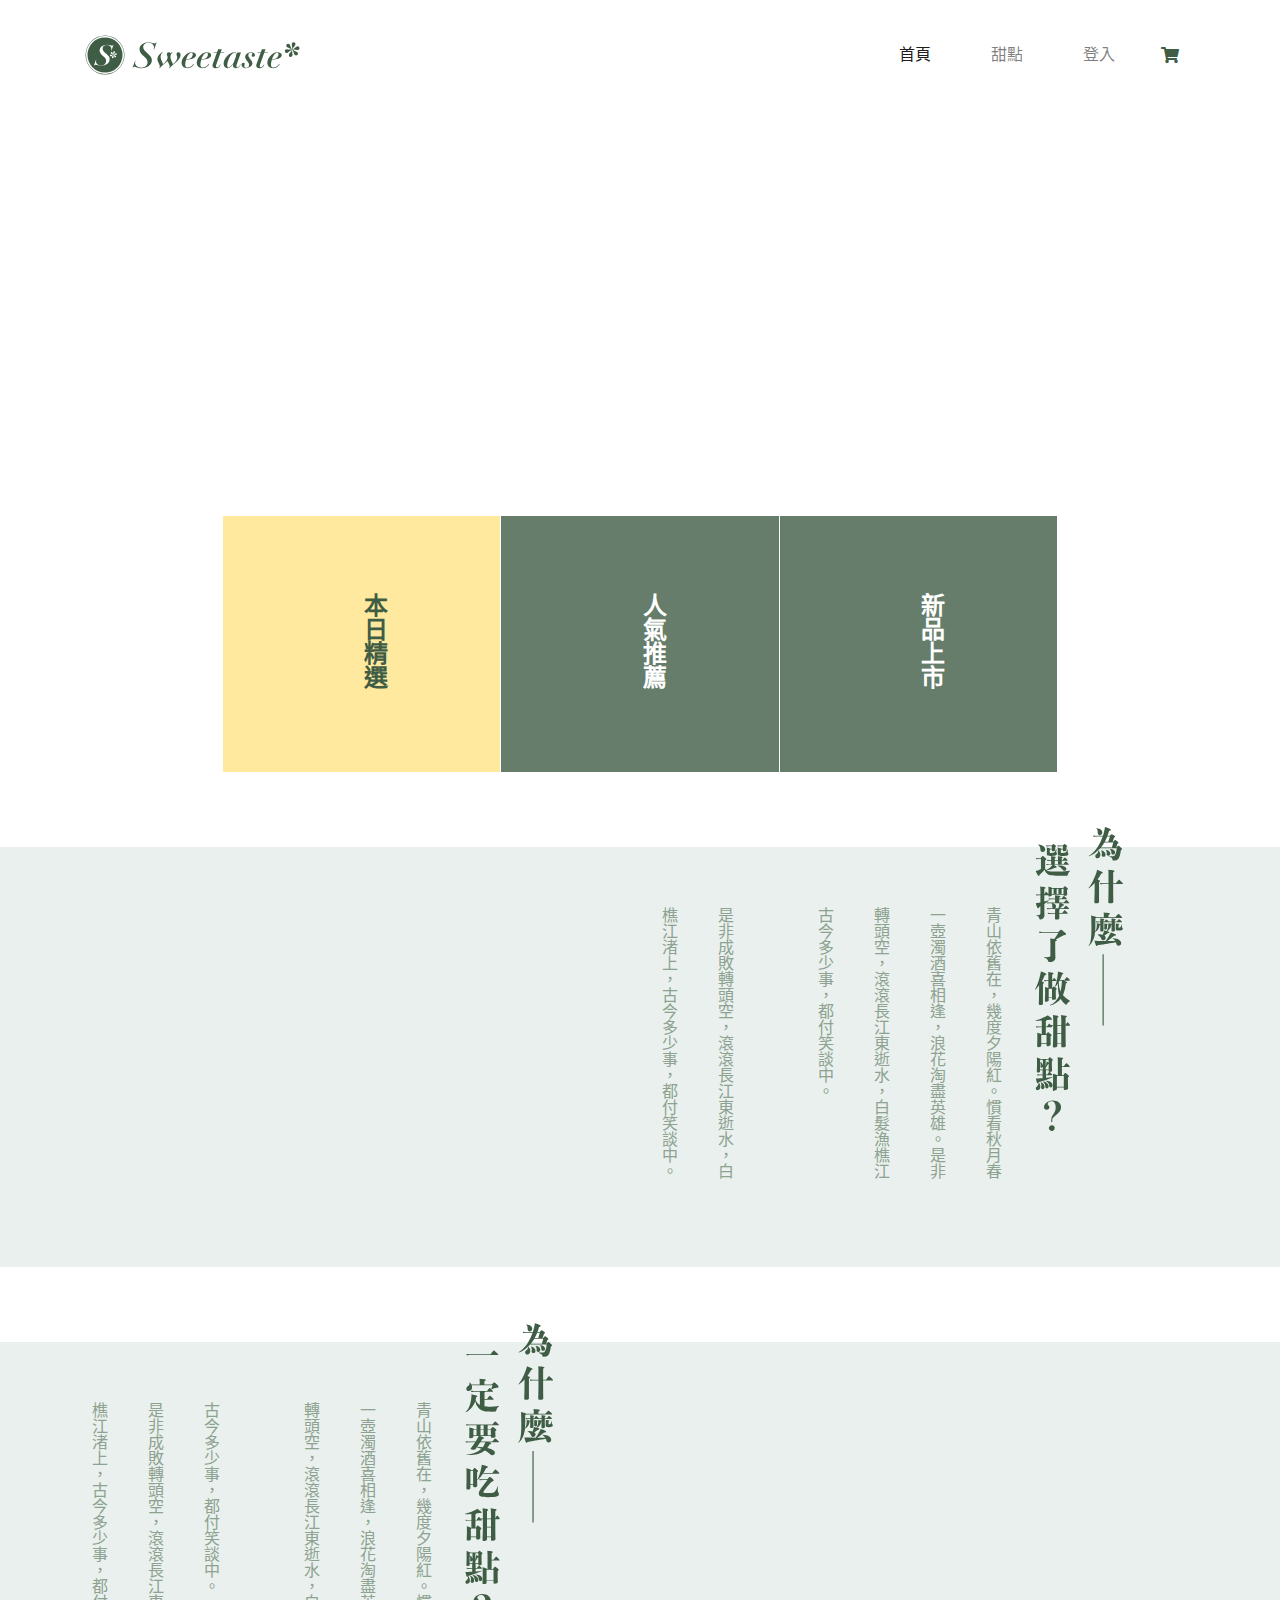
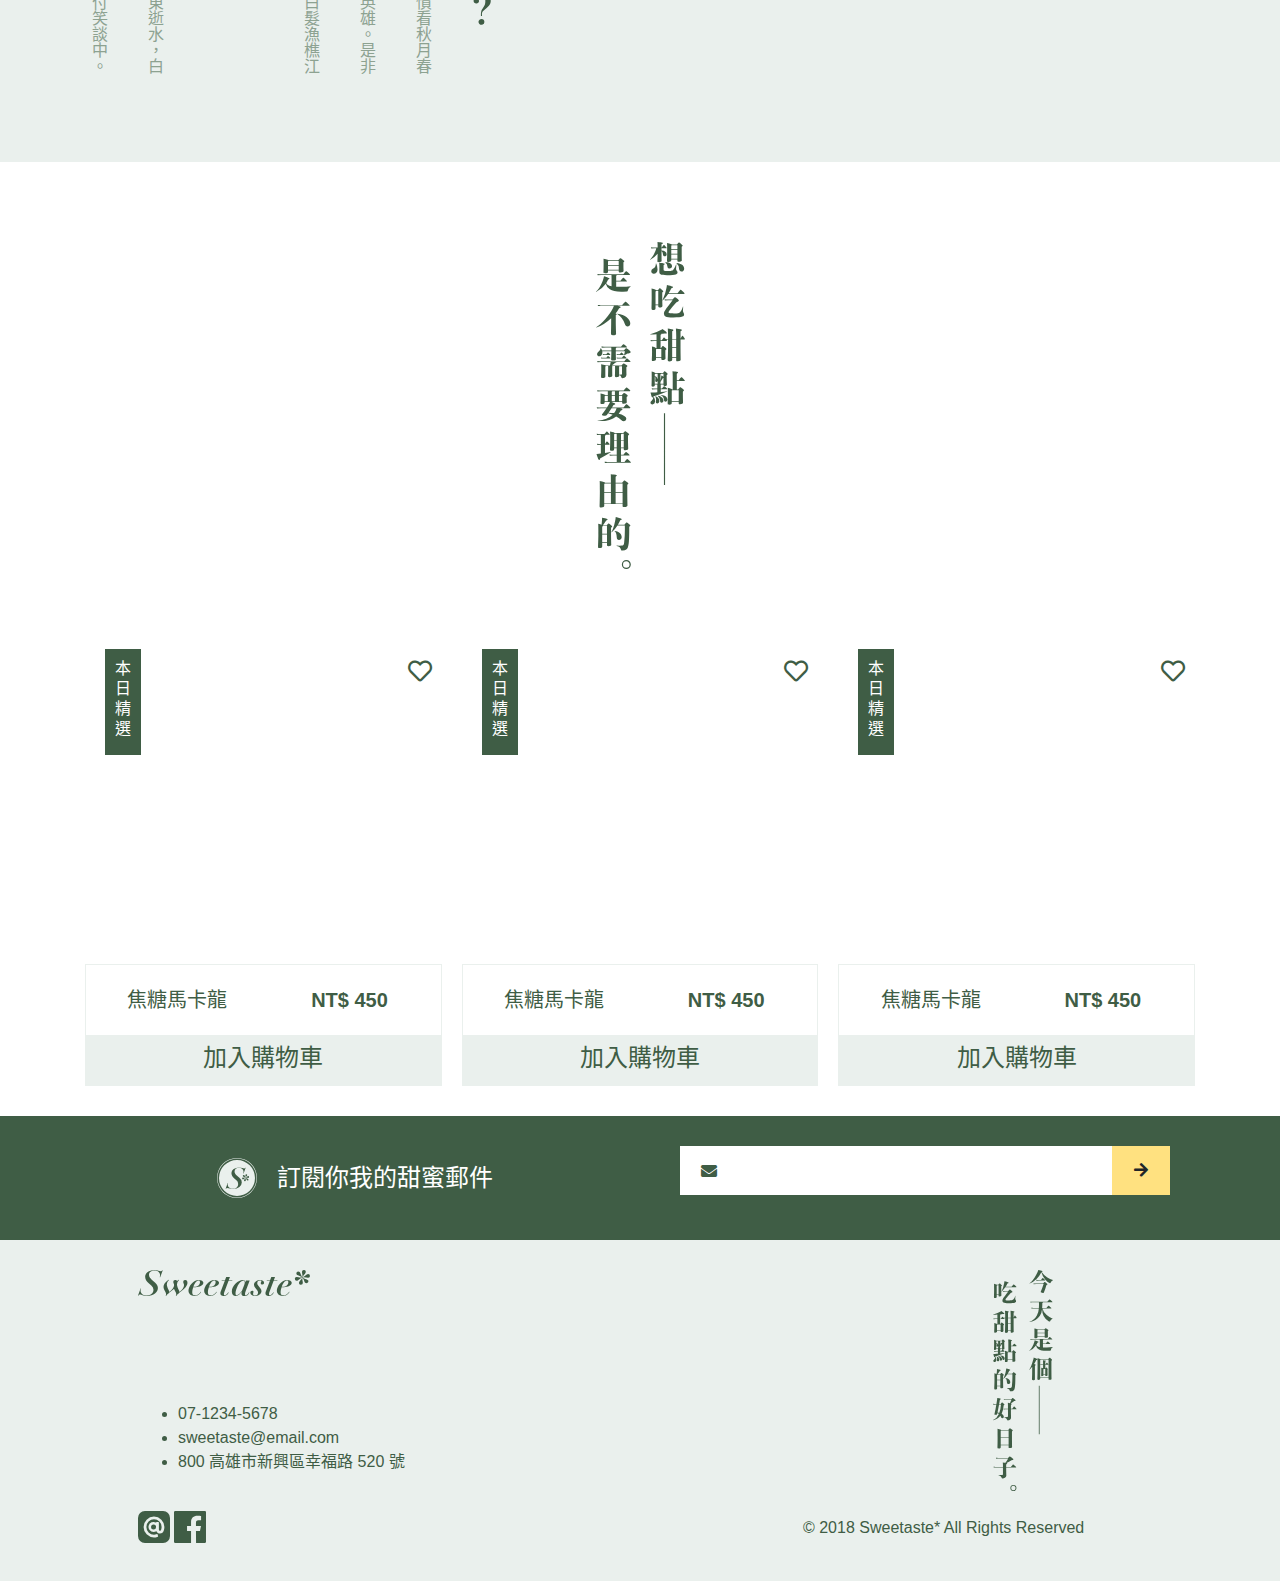
<file: index.html>
<!DOCTYPE html>
<html lang="zh-tw">

<head>
    <meta charset="UTF-8">
    <meta name="viewport" content="width=device-width, initial-scale=1.0">
    <meta http-equiv="X-UA-Compatible" content="ie=edge">
    <link rel="stylesheet" href="source/css/all.css">
    <link rel="stylesheet" href="https://cdnjs.cloudflare.com/ajax/libs/font-awesome/5.10.2/css/all.css">
    <link rel="icon" href="source/img/logo-dark.ico" type="image/x-icon" />
    <title>Sweetaste</title>
</head>

<body>
    <nav class="navbar navbar-expand-lg navbar-light">
        <div class="container">
            <a class="navbar-brand d-lg-block d-none" href="index.html">
                <img src="source/img/logo-all-dark.svg" style="width: 215px;" alt="">
            </a>
            <button class="navbar-toggler" type="button" data-toggle="collapse" data-target="#navbarSupportedContent"
                aria-controls="navbarSupportedContent" aria-expanded="false" aria-label="Toggle navigation">
                <span class="navbar-toggler-icon"></span>
            </button>
            <a class="navbar-brand d-lg-none d-block" href="#">
                <img src="source/img/logo-all-dark.svg" style="height: 30px;" alt="">
            </a>

            <a class="nav-link d-flex align-items-center order-lg-1" href="cart.html">
                <i class="fas fa-shopping-cart"></i></a>

            <div class="collapse navbar-collapse" id="navbarSupportedContent">
                <ul class="navbar-nav ml-auto">
                    <li class="nav-item active">
                        <a class="nav-link" href="index.html">首頁 <span class="sr-only">(current)</span></a>
                    </li>
                    <li class="nav-item">
                        <a class="nav-link" href="product.html">甜點</a>
                    </li>
                    <li class="nav-item">
                        <a class="nav-link" href="login.html">登入</a>
                    </li>
                </ul>
            </div>
        </div>
    </nav>
    <div class="container">
        <div class="hero">
            <div class="hero-img bg-cover" style="background-image:url('https://bit.ly/2OhbMHr')"></div>
        </div>
        <div class="row d-flex justify-content-center">
            <div class="col-md-12 hot">
                <div class="row no-gutters d-flex justify-content-center">
                    <div class="col-3 hot-wrap">
                        <div class="hot-yellow">
                            <span class="hot-font font-weight-bold text-primary">本日精選</span>
                            <div class="hot-img hot-yellow bg-cover" style="background-image: url('https://bit.ly/2QiWeQW');"></div>
                        </div>
                    </div>
                    <div class="col-3 hot-wrap" style="margin: 0 1px;">
                        <div class="hot-item">
                            <span class="hot-font font-weight-bold">人氣推薦</span>
                            <div class="hot-img hot-blur bg-cover" style="background-image: url('https://bit.ly/2Dwoxd7');"></div>
                        </div>
                    </div>
                    <div class="col-3 hot-wrap">
                        <div class="hot-item">
                            <span class="hot-font font-weight-bold">新品上市</span>
                            <div class="hot-img hot-blur bg-cover" style="background-image: url('https://bit.ly/2OUteif');"></div>
                        </div>
                    </div>
                </div>
            </div>
        </div>
    </div>

    <section class="sectionMake mt-md-11">
        <div class="d-flex justify-content-center">
            <img src="source/img/sm-橫式-為什麼選擇了做甜點.svg" class="sectionMake-title d-md-none my-5" alt="">
        </div>
        <div class="bg-lightGreen">
            <div class="container">
                <div class="row">
                    <div class="col-md-6 protrud">
                        <div class="sectionMake-img bg-cover" style="background-image: url('https://bit.ly/2xPn7Eq');"></div>
                    </div>
                    <div class="col-md-4 d-flex justify-content-center">
                        <div class="section-text sectionMake-text pt-md-9">
                            <p>青山依舊在，幾度夕陽紅。慣看秋月春</p>
                            <p>一壺濁酒喜相逢，浪花淘盡英雄。是非</p>
                            <p>轉頭空，滾滾長江東逝水，白髮漁樵江</p>
                            <p class="ml-lg-9 ml-6 mb-sm-5">古今多少事，都付笑談中。</p>
                            <p>是非成敗轉頭空，滾滾長江東逝水，白</p>
                            <p>樵江渚上，古今多少事，都付笑談中。</p>
                        </div>
                    </div>
                    <div class="col-2 protrud">
                        <img src="source/img/lg-為什麼選擇了做甜點.svg" class="sectionMake-content-title" alt="">
                    </div>
                </div>
            </div>
        </div>
    </section>

    <section class="sectionEat mt-md-11">
        <div class="d-flex justify-content-center">
            <img src="source/img/sm-橫式-為什麼一定要吃甜點.svg" class="sectionEat-title d-md-none my-5" alt="">
        </div>
        <div class="bg-lightGreen">
            <div class="container">
                <div class="row">
                    <div class="col-md-6 protrud d-md-none">
                        <div class="sectionEat-img-up bg-cover" style="background-image: url('https://bit.ly/2zzAQS4');"></div>
                    </div>
                    <div class="col-md-4 d-flex justify-content-center">
                        <div class="section-text sectionEat-text pt-md-9 py-5">
                            <p>青山依舊在，幾度夕陽紅。慣看秋月春</p>
                            <p>一壺濁酒喜相逢，浪花淘盡英雄。是非</p>
                            <p>轉頭空，滾滾長江東逝水，白髮漁樵江</p>
                            <p class="mr-lg-9 mr-6 mb-sm-5">古今多少事，都付笑談中。</p>
                            <p>是非成敗轉頭空，滾滾長江東逝水，白</p>
                            <p>樵江渚上，古今多少事，都付笑談中。</p>
                        </div>
                    </div>
                    <div class="col-md-2 protrud">
                        <img src="source/img/lg-為什麼一定要吃甜點.svg" class="sectionEat-content-title alt="">
                    </div>
                    <div class="col-md-6 protrud">
                        <div class="sectionEat-img-bottom sectionEat-content-img2 bg-cover" style="background-image: url('https://bit.ly/2zzAQS4');"></div>
                    </div>
                </div>
            </div>
        </div>
    </section>

    <section class="sectionWant">
        <div class="container">
            <div class="row justify-content-center">
                <img src="source/img/sm-想吃甜點是不需要理由的.svg" class="section-title-img3 my-12" alt="">
                <img src="source/img/sm-橫式-想吃甜點是不需要理由的.svg" class="d-md-none my-6" alt="">
            </div>
        </div>
    </section>


    <!-- 產品列表 -->
    <div class="menu">
        <div class="container">
            <div class="card-group">
                <div class="card border-0">
                    <div class="card-img bg-cover" style="background-image: url('https://bit.ly/2zBjQuq');">
                        <div class="popular">本日精選</div>
                        <label class="icon-item">
                            <input type="checkbox" class="icon-checkbox d-none">
                            <!-- 空心愛心 -->
                            <i class="far fa-heart icon-item icon-item-hidden"></i>
                            <!-- 實心愛心 -->
                            <i class="fas fa-heart icon-item icon-item-show"></i>
                        </label>
                    </div>
                    <div class="card-body priceList">
                        <div class="row text-center">
                            <div class="col-6">焦糖馬卡龍</div>
                            <div class="col-6 font-weight-bold">NT$ 450</div>
                        </div>
                    </div>
                    <a href="#" class="btn btn-lightGreen text-primary btn-block rounded-0"><span
                            class="h4 mb-0">加入購物車</span></a>
                </div>
                <div class="card ml-md-4 border-0">
                    <div class="card-img bg-cover" style="background-image: url('https://bit.ly/2zBDAxX');">
                        <div class="popular">本日精選</div>
                        <label class="icon-item">
                            <input type="checkbox" class="icon-checkbox d-none">
                            <!-- 空心愛心 -->
                            <i class="far fa-heart icon-item icon-item-hidden"></i>
                            <!-- 實心愛心 -->
                            <i class="fas fa-heart icon-item icon-item-show"></i>
                        </label>
                    </div>
                    <div class="card-body priceList">
                        <div class="row text-center">
                            <div class="col-6">焦糖馬卡龍</div>
                            <div class="col-6 font-weight-bold">NT$ 450</div>
                        </div>
                    </div>
                    <a href="#" class="btn btn-lightGreen text-primary btn-block rounded-0"><span
                            class="h4 mb-0">加入購物車</span></a>
                </div>
                <div class="card ml-md-4 border-0">
                    <div class="card-img bg-cover" style="background-image: url('https://bit.ly/2QbVsVR');">
                        <div class="popular">本日精選</div>
                        <label class="icon-item">
                            <input type="checkbox" class="icon-checkbox d-none">
                            <!-- 空心愛心 -->
                            <i class="far fa-heart icon-item icon-item-hidden"></i>
                            <!-- 實心愛心 -->
                            <i class="fas fa-heart icon-item icon-item-show"></i>
                        </label>
                    </div>
                    <div class="card-body priceList">
                        <div class="row text-center">
                            <div class="col-6">焦糖馬卡龍</div>
                            <div class="col-6 font-weight-bold">NT$ 450</div>
                        </div>
                    </div>
                    <a href="#" class="btn btn-lightGreen text-primary btn-block rounded-0"><span
                            class="h4 mb-0">加入購物車</span></a>
                </div>
            </div>
        </div>
    </div>

    <div class="subscribeMail bg-heavyGreen2 mt-6">
        <div class="container">
            <div class="row">
                <div class="col-md-6">
                    <div class="subscribeText d-flex align-items-center justify-content-center my-md-7 mt-5">
                        <img src="source/img/logo-light.svg" class="mr-4" style="width: 40px;" alt="">
                        <span class="text-white">訂閱你我的甜蜜郵件</span>
                    </div>
                </div>
                <div class="col-md-6">
                    <div class="input-group my-md-6 my-5 px-5">
                        <div class="input-group-prepend">
                            <label for="subscription" class="input-group-text text-primary bg-white border-0 rounded-0"><i
                                    class="fas fa-envelope"></i></label>
                        </div>
                        <input type="email" id="subscription" class="form-control border-0" aria-label="Amount (to the nearest dollar)">
                        <div class="input-group-append">
                            <button class="btn btn-accent rounded-0"><i class="fas fa-arrow-right"></i></button>
                        </div>
                    </div>
                </div>
            </div>
        </div>
    </div>

    <footer class="footer bg-lightGreen pl-md-14 pl-5">
        <div class="container">
            <div class="row">
                <div class="col-md-9">
                    <img src="source/img/logotype-lg-dark.svg" class="mt-md-6 mt-6" style="width: 172px;" alt="">
                    <ul class="message mt-md-14 mt-6">
                        <li>07-1234-5678</li>
                        <li>sweetaste@email.com</li>
                        <li>800 高雄市新興區幸福路 520 號</li>
                    </ul>
                </div>
                <div class="col-md-3">
                    <img src="source/img/sm-今天是個吃甜點的好日子.svg" class="mt-6 goodday-img" style="width: 60px;" alt="">
                </div>
            </div>
            <div class="row">
                <div class="col-md-7">
                    <div class="fans mt-md-4 mt-6">
                        <span><img src="source/img/ic-line@.svg" style="width: 32px;" alt=""></span>
                        <span><img src="source/img/ic-facebook.svg" style="width: 32px;" alt=""></span>
                    </div>
                </div>
                <div class="col-md-5 my-md-5 my-4">
                    <p>© 2018 Sweetaste* All Rights Reserved</p>
                </div>
            </div>
        </div>
    </footer>

    <script src="https://code.jquery.com/jquery-3.2.1.slim.min.js"
        integrity="sha384-KJ3o2DKtIkvYIK3UENzmM7KCkRr/rE9/Qpg6aAZGJwFDMVNA/GpGFF93hXpG5KkN"
        crossorigin="anonymous"></script>
    <!-- <script src="https://cdnjs.cloudflare.com/ajax/libs/popper.js/1.12.9/umd/popper.min.js" integrity="sha384-ApNbgh9B+Y1QKtv3Rn7W3mgPxhU9K/ScQsAP7hUibX39j7fakFPskvXusvfa0b4Q" crossorigin="anonymous"></script> -->
    <script src="https://stackpath.bootstrapcdn.com/bootstrap/4.3.1/js/bootstrap.min.js"
        integrity="sha384-JjSmVgyd0p3pXB1rRibZUAYoIIy6OrQ6VrjIEaFf/nJGzIxFDsf4x0xIM+B07jRM"
        crossorigin="anonymous"></script>
</body>

</html>
</file>
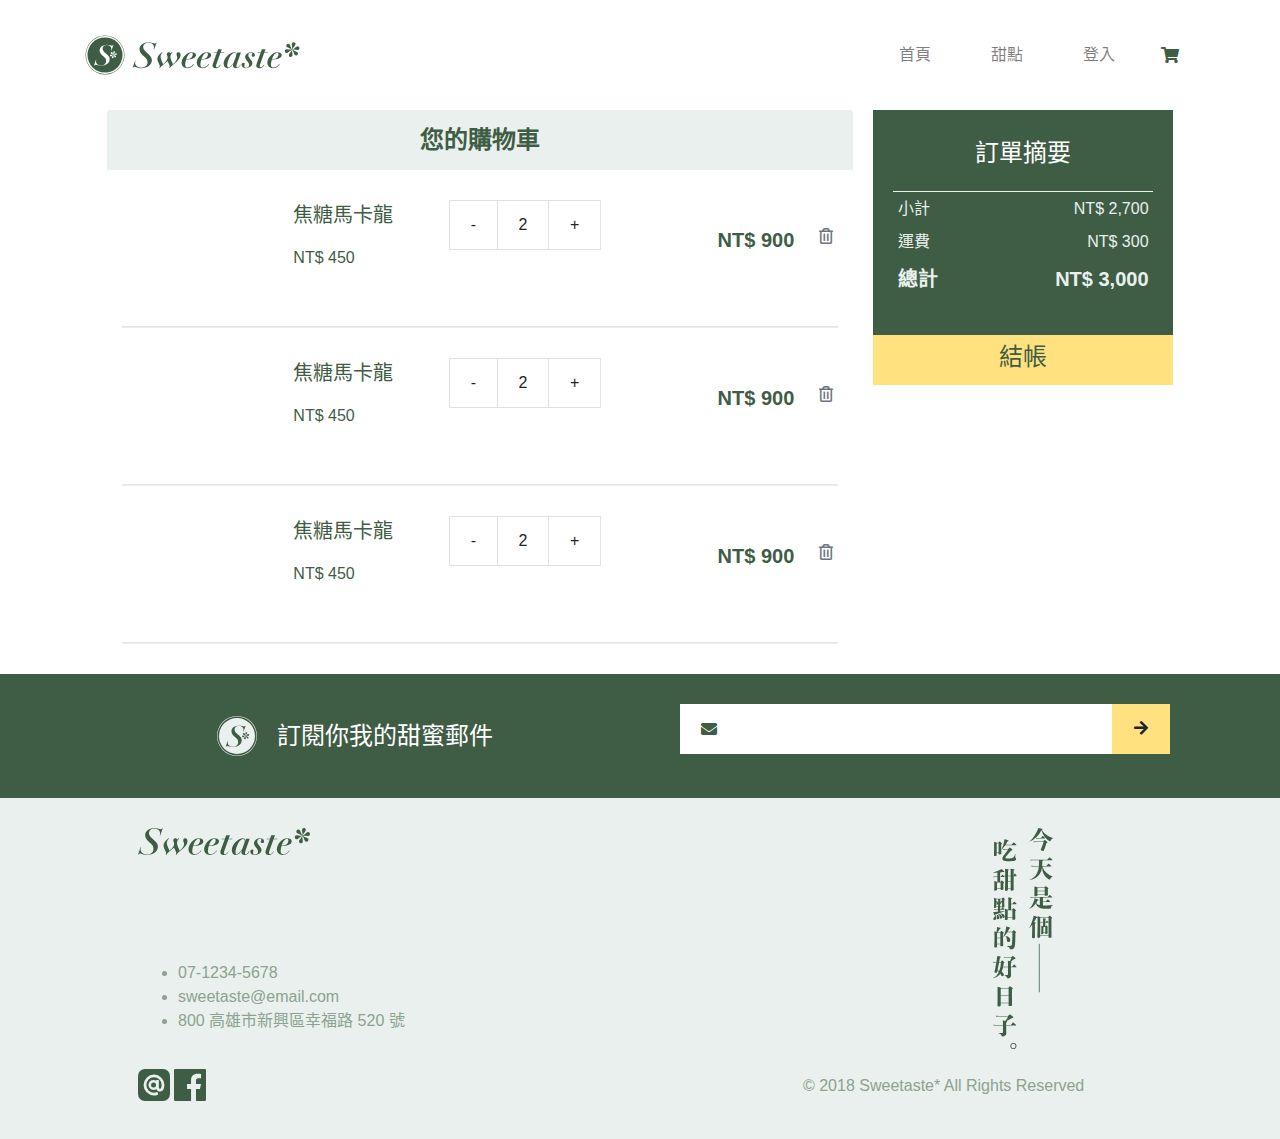
<file: cart.html>
<!DOCTYPE html>
<html lang="zh-tw">

<head>
    <meta charset="UTF-8">
    <meta name="viewport" content="width=device-width, initial-scale=1.0">
    <meta http-equiv="X-UA-Compatible" content="ie=edge">
    <link rel="stylesheet" href="source/css/all.css">
    <link rel="stylesheet" href="https://cdnjs.cloudflare.com/ajax/libs/font-awesome/5.10.2/css/all.css">
    <link rel="icon" href="source/img/logo-dark.ico" type="image/x-icon" />
    <title>Sweetaste</title>
</head>

<body>
    <nav class="navbar navbar-expand-lg navbar-light">
        <div class="container">
            <a class="navbar-brand d-lg-block d-none" href="index.html">
                <img src="source/img/logo-all-dark.svg" style="width: 215px;" alt="">
            </a>
            <button class="navbar-toggler" type="button" data-toggle="collapse" data-target="#navbarSupportedContent"
                aria-controls="navbarSupportedContent" aria-expanded="false" aria-label="Toggle navigation">
                <span class="navbar-toggler-icon"></span>
            </button>
            <a class="navbar-brand d-lg-none d-block" href="#">
                <img src="source/img/logo-all-dark.svg" style="height: 30px;" alt="">
            </a>

            <a class="nav-link d-flex align-items-center order-lg-1" href="cart.html">
                <i class="fas fa-shopping-cart"></i></a>

            <div class="collapse navbar-collapse" id="navbarSupportedContent">
                <ul class="navbar-nav ml-auto">
                    <li class="nav-item">
                        <a class="nav-link" href="index.html">首頁 <span class="sr-only">(current)</span></a>
                    </li>
                    <li class="nav-item">
                        <a class="nav-link" href="product.html">甜點</a>
                    </li>
                    <li class="nav-item">
                        <a class="nav-link" href="login.html">登入</a>
                    </li>
                </ul>
            </div>
        </div>
    </nav>

    <div class="container-fulid">
        <div class="row no-gutters d-flex justify-content-center">
            <div class="col-md-7">
                <div class="card border-0">
                    <div
                        class="card-header c-order-title bg-lightGreen border-0 text-center text-primary font-weight-bold">
                        您的購物車
                    </div>
                    <div class="row no-gutters d-flex align-items-center">
                        <div class="col-lg-3 col-6">
                            <div class="cart-img bg-cover rounded-0 my-5" style="background-image: url('https://bit.ly/2QvsT63');"></div>
                        </div>
                        <div class="col-lg-5 col-6">
                            <div class="row no-gutters">
                                <div class="col-lg-6 mb-2">
                                    <div class="cart-product text-start">
                                        <p class="productName">焦糖馬卡龍</p>
                                        <p class="productPrice mt-1">NT$ 450</p>
                                    </div>
                                </div>
                                <div class="col-lg-6">
                                    <div class="btn-group" role="group" aria-label="Basic example">
                                        <button type="button" class="btn btn-white border rounded-0">-</button>
                                        <button type="button" class="btn btn-white border">2</button>
                                        <button type="button" class="btn btn-white border rounded-0">+</button>
                                    </div>
                                </div>
                            </div>
                        </div>
                        <div class="hr style-one d-lg-none "></div>
                        <div class="col-lg-4">
                            <div class="row no-gutters d-flex justify-content-end p-4">
                                <p class="productTitle mr-lg-5 font-weight-bold text-primary">NT$ 900</p>
                                <a href="#removeModal" class="text-muted d-lg-block d-none" data-toggle="modal" data-target="#removeModal"
                                    data-title="焦糖馬卡龍一份" data-backdrop="static">
                                    <i class="far fa-trash-alt"></i>
                                </a>
                            </div>
                        </div>
                        <div class="hr style-one"></div>
                    </div>
                    <div class="row no-gutters d-flex align-items-center">
                        <div class="col-lg-3 col-6">
                            <div class="cart-img bg-cover rounded-0 my-5" style="background-image: url(https://bit.ly/2zBDAxX);"></div>
                        </div>
                        <div class="col-lg-5 col-6">
                            <div class="row no-gutters">
                                <div class="col-lg-6 mb-2">
                                    <div class="cart-product text-start">
                                        <p class="productName">焦糖馬卡龍</p>
                                        <p class="productPrice mt-1">NT$ 450</p>
                                    </div>
                                </div>
                                <div class="col-lg-6">
                                    <div class="btn-group" role="group" aria-label="Basic example">
                                        <button type="button" class="btn btn-white border rounded-0">-</button>
                                        <button type="button" class="btn btn-white border">2</button>
                                        <button type="button" class="btn btn-white border rounded-0">+</button>
                                    </div>
                                </div>
                            </div>
                        </div>
                        <div class="hr style-one d-lg-none "></div>
                        <div class="col-lg-4">
                            <div class="row no-gutters d-flex justify-content-end p-4">
                                <p class="productTitle mr-lg-5 font-weight-bold text-primary">NT$ 900</p>
                                <a href="#removeModal" class="text-muted d-lg-block d-none" data-toggle="modal" data-target="#removeModal"
                                    data-title="焦糖馬卡龍一份" data-backdrop="static">
                                    <i class="far fa-trash-alt"></i>
                                </a>
                            </div>
                        </div>
                        <div class="hr style-one"></div>
                    </div>
                    <div class="row no-gutters d-flex align-items-center">
                        <div class="col-lg-3 col-6">
                            <div class="cart-img bg-cover rounded-0 my-5" style="background-image: url(https://bit.ly/2zKOP7w);"></div>
                        </div>
                        <div class="col-lg-5 col-6">
                            <div class="row no-gutters">
                                <div class="col-lg-6 mb-2">
                                    <div class="cart-product text-start">
                                        <p class="productName">焦糖馬卡龍</p>
                                        <p class="productPrice mt-1">NT$ 450</p>
                                    </div>
                                </div>
                                <div class="col-lg-6">
                                    <div class="btn-group" role="group" aria-label="Basic example">
                                        <button type="button" class="btn btn-white border rounded-0">-</button>
                                        <button type="button" class="btn btn-white border">2</button>
                                        <button type="button" class="btn btn-white border rounded-0">+</button>
                                    </div>
                                </div>
                            </div>
                        </div>
                        <div class="hr style-one d-lg-none "></div>
                        <div class="col-lg-4">
                            <div class="row no-gutters d-flex justify-content-end p-4">
                                <p class="productTitle mr-lg-5 font-weight-bold text-primary">NT$ 900</p>
                                <a href="#removeModal" class="text-muted d-lg-block d-none" data-toggle="modal" data-target="#removeModal"
                                    data-title="焦糖馬卡龍一份" data-backdrop="static">
                                    <i class="far fa-trash-alt"></i>
                                </a>
                            </div>
                        </div>
                        <div class="hr style-one"></div>
                    </div>

                </div>
            </div>

            <div class="col-md-3">
                <div class="card bg-primary text-white text-center ml-md-4 border-0 rounded-0">
                    <div class="c-order-title">
                        <div class="popular mt-5 mb-md-0 mb-5">訂單摘要</div>
                    </div>
                    <div class="card-body">
                        <table class="table table-borderless text-lightGreen table-sm border-top border-lightGreen">
                            <tr>
                                <td class="text-left">小計</td>
                                <td class="text-right">NT$ 2,700</td>
                            </tr>
                            <tr>
                                <td class="text-left">運費</td>
                                <td class="text-right">NT$ 300</td>
                            </tr>
                            <tr class="font-weight-bold total">
                                <td class="text-left">總計</td>
                                <td class="text-right">NT$ 3,000</td>
                            </tr>
                        </table>
                    </div>
                    <a href="checkout-1.html" class="btn btn-accent text-primary btn-block rounded-0"><span
                            class="h4 mb-0">結帳</span></a>
                </div>
            </div>
        </div>
    </div>





    <div class="subscribeMail bg-heavyGreen2 mt-md-6">
        <div class="container">
            <div class="row">
                <div class="col-md-6">
                    <div class="subscribeText d-flex align-items-center justify-content-center my-md-7 mt-5">
                        <img src="source/img/logo-light.svg" class="mr-4" style="width: 40px;" alt="">
                        <span class="text-white">訂閱你我的甜蜜郵件</span>
                    </div>
                </div>
                <div class="col-md-6">
                    <div class="input-group my-md-6 my-5 px-5">
                        <div class="input-group-prepend">
                            <label for="subscription" class="input-group-text text-primary bg-white border-0 rounded-0"><i
                                    class="fas fa-envelope"></i></label>
                        </div>
                        <input type="email" id="subscription" class="form-control border-0" aria-label="Amount (to the nearest dollar)">
                        <div class="input-group-append">
                            <button class="btn btn-accent rounded-0"><i class="fas fa-arrow-right"></i></button>
                        </div>
                    </div>
                </div>
            </div>
        </div>
    </div>

    <footer class="bg-lightGreen pl-md-14 pl-5">
        <div class="container">
            <div class="row">
                <div class="col-md-9">
                    <img src="source/img/logotype-lg-dark.svg" class="mt-md-6 mt-6" style="width: 172px;" alt="">
                    <ul class="message mt-md-14 mt-6">
                        <li>07-1234-5678</li>
                        <li>sweetaste@email.com</li>
                        <li>800 高雄市新興區幸福路 520 號</li>
                    </ul>
                </div>
                <div class="col-md-3">
                    <img src="source/img/sm-今天是個吃甜點的好日子.svg" class="mt-6 goodday-img" style="width: 60px;" alt="">
                </div>
            </div>
            <div class="row">
                <div class="col-md-7">
                    <div class="fans mt-md-4 mt-6">
                        <span><img src="source/img/ic-line@.svg" style="width: 32px;" alt=""></span>
                        <span><img src="source/img/ic-facebook.svg" style="width: 32px;" alt=""></span>
                    </div>
                </div>
                <div class="col-md-5 my-md-5 my-4">
                    <p>© 2018 Sweetaste* All Rights Reserved</p>
                </div>
            </div>
        </div>
    </footer>

    <!-- 刪除modal -->
    <div class="modal fade" id="removeModal" tabindex="-1" role="dialog" aria-labelledby="exampleModalLabel"
        aria-hidden="true">
        <div class="modal-dialog" role="document">
            <div class="modal-content">
                <div class="modal-header text-white bg-danger">
                    <h5 class="modal-title" id="removeModalLabel">Modal title</h5>
                    <button type="button" class="close" data-dismiss="modal" aria-label="Close">
                        <span aria-hidden="true">&times;</span>
                    </button>
                </div>
                <div class="modal-body">
                    是否確認刪除商品
                </div>
                <div class="modal-footer">
                    <button type="button" class="btn btn-secondary" data-dismiss="modal">否</button>
                    <button type="button" class="btn btn-outline-danger">是</button>
                </div>
            </div>
        </div>
    </div>

    <script src="https://code.jquery.com/jquery-3.2.1.slim.min.js"
        integrity="sha384-KJ3o2DKtIkvYIK3UENzmM7KCkRr/rE9/Qpg6aAZGJwFDMVNA/GpGFF93hXpG5KkN"
        crossorigin="anonymous"></script>
    <!-- <script src="https://cdnjs.cloudflare.com/ajax/libs/popper.js/1.12.9/umd/popper.min.js" integrity="sha384-ApNbgh9B+Y1QKtv3Rn7W3mgPxhU9K/ScQsAP7hUibX39j7fakFPskvXusvfa0b4Q" crossorigin="anonymous"></script> -->
    <script src="https://stackpath.bootstrapcdn.com/bootstrap/4.3.1/js/bootstrap.min.js"
        integrity="sha384-JjSmVgyd0p3pXB1rRibZUAYoIIy6OrQ6VrjIEaFf/nJGzIxFDsf4x0xIM+B07jRM"
        crossorigin="anonymous"></script>
    <script src="source/js/all.js"></script>
</body>

</html>
</file>
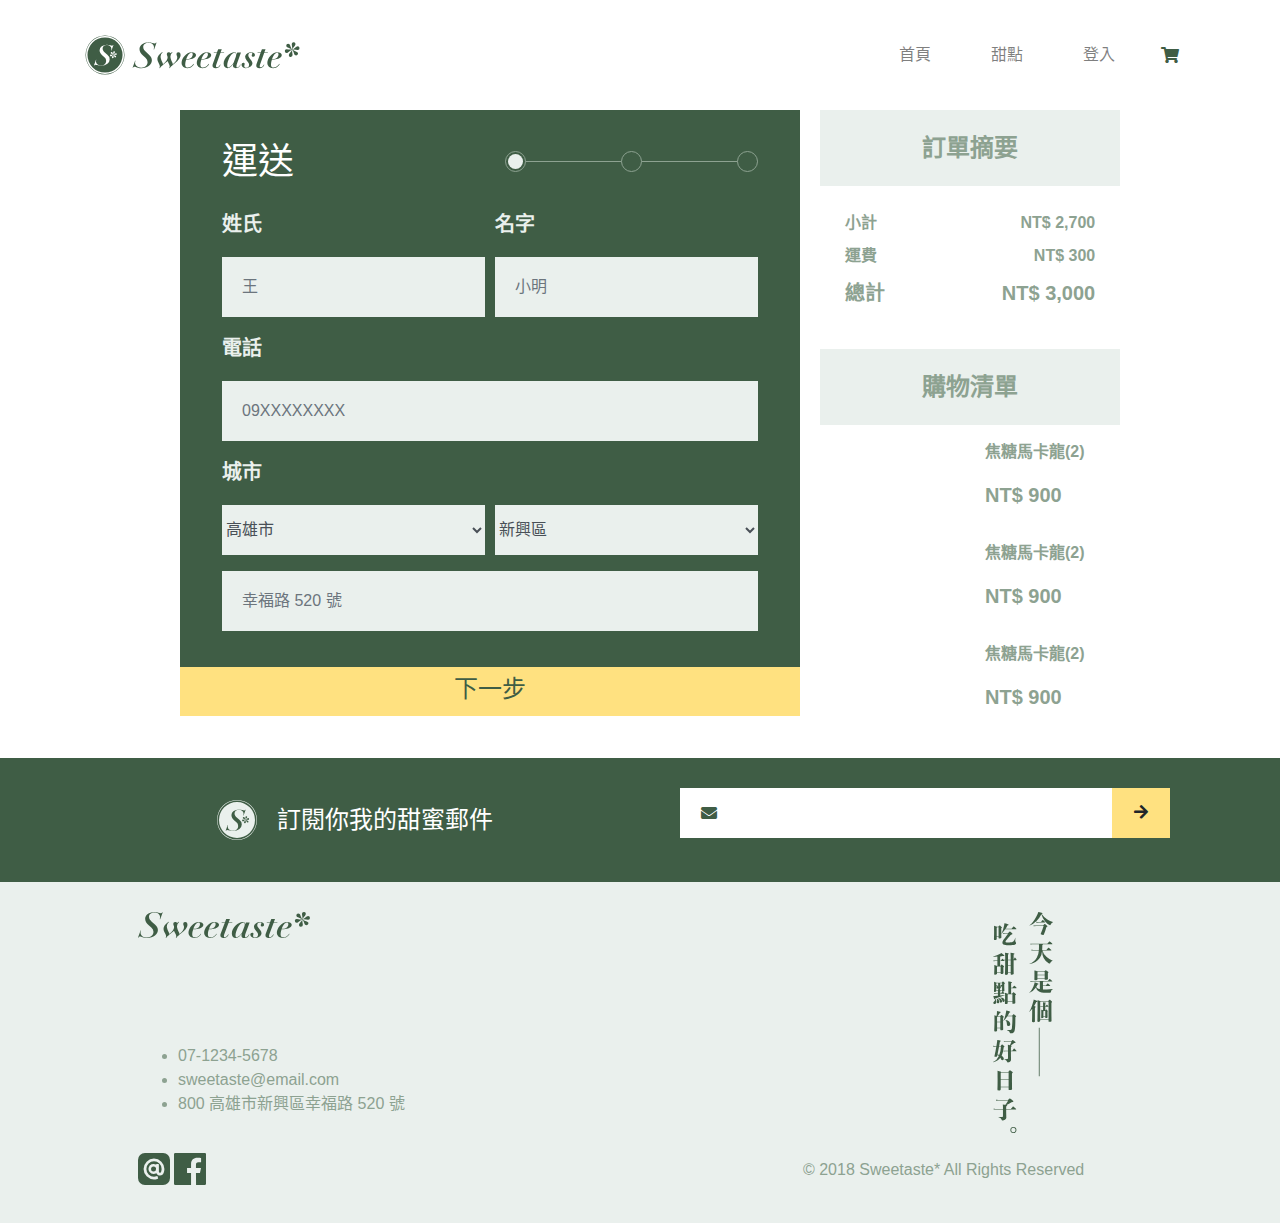
<file: checkout-1.html>
<!DOCTYPE html>
<html lang="zh-tw">

<head>
    <meta charset="UTF-8">
    <meta name="viewport" content="width=device-width, initial-scale=1.0">
    <meta http-equiv="X-UA-Compatible" content="ie=edge">
    <link rel="stylesheet" href="source/css/all.css">
    <link rel="stylesheet" href="https://cdnjs.cloudflare.com/ajax/libs/font-awesome/5.10.2/css/all.css">
    <link rel="icon" href="source/img/logo-dark.ico" type="image/x-icon"/>
    <title>Sweetaste</title>
</head>

<body>
    <nav class="navbar navbar-expand-lg navbar-light">
        <div class="container">
            <a class="navbar-brand d-lg-block d-none" href="index.html">
                <img src="source/img/logo-all-dark.svg" style="width: 215px;" alt="">
            </a>
            <button class="navbar-toggler" type="button" data-toggle="collapse" data-target="#navbarSupportedContent"
                aria-controls="navbarSupportedContent" aria-expanded="false" aria-label="Toggle navigation">
                <span class="navbar-toggler-icon"></span>
            </button>
            <a class="navbar-brand d-lg-none d-block" href="#">
                <img src="source/img/logo-all-dark.svg" style="height: 30px;" alt="">
            </a>

            <a class="nav-link d-flex align-items-center order-lg-1" href="cart.html">
                <i class="fas fa-shopping-cart"></i></a>

            <div class="collapse navbar-collapse" id="navbarSupportedContent">
                <ul class="navbar-nav ml-auto">
                    <li class="nav-item">
                        <a class="nav-link" href="index.html">首頁 <span class="sr-only">(current)</span></a>
                    </li>
                    <li class="nav-item">
                        <a class="nav-link" href="product.html">甜點</a>
                    </li>
                    <li class="nav-item">
                        <a class="nav-link" href="login.html">登入</a>
                    </li>
                </ul>
            </div>
        </div>
    </nav>

    <div class="container-fulid">
        <div class="row d-flex justify-content-center no-gutters">
            <div class="col-md-6">
                <div class="card bg-primary text-white ml-md-4 border-0 rounded-0">

                    <div class="l-card-title mt-5 px-7">
                        <div class="row d-flex justify-content-center align-items-center">
                            <div class="col-6">
                                <div class="popular mb-md-0">運送</div>
                            </div>
                            <div class="col-6">
                                <ul class="setp d-flex justify-content-between">
                                    <li class="setp-item active"></li>
                                    <li class="setp-item"></li>
                                    <li class="setp-item"></li>
                                </ul>
                            </div>
                        </div>
                    </div>

                    <div class="card-body px-7">
                        <form class="checkout-form font-weight-bold">
                            <div class="form-row">
                                <div class="form-group col-6">
                                    <label for="lastName">姓氏</label>
                                    <input type="text"
                                        class="form-control mt-2 px-4 py-6 bg-lightGreen border-0 rounded-0"
                                        id="lastName" placeholder="王">
                                </div>
                                <div class="form-group col-6">
                                    <label for="name">名字</label>
                                    <input type="text"
                                        class="form-control mt-2 px-4 py-6 bg-lightGreen border-0 rounded-0"
                                        id="name" placeholder="小明">
                                </div>
                            </div>
                            <div class="form-group">
                                <label for="phone">電話</label>
                                <input type="text" class="form-control mt-2 px-4 py-6 bg-lightGreen border-0 rounded-0"
                                    id="phone" placeholder="09XXXXXXXX">
                            </div>
                            <label for="address">城市</label>
                            <div class="form-row mt-2">
                                <div class="form-group col-6">
                                    <select id="inputState" class="form-control bg-lightGreen border-0 rounded-0">
                                        <option selected>高雄市</option>
                                        <option>台北市</option>
                                        <option>台中市</option>
                                    </select>
                                </div>
                                <div class="form-group col-6">
                                    <select id="inputState" class="form-control bg-lightGreen border-0 rounded-0">
                                        <option selected>新興區</option>
                                        <option>安南區</option>
                                    </select>
                                </div>
                            </div>
                            <div class="form-group">
                                <input type="text" class="form-control px-4 py-6 bg-lightGreen border-0 rounded-0"
                                    id="address" placeholder="幸福路 520 號">
                            </div>
                        </form>
                    </div>
                    <a href="checkout-2.html" class="btn btn-accent text-primary btn-block rounded-0"><span
                            class="h4 mb-0">下一步</span></a>
                </div>
            </div>

            <div class="col-md-3 d-md-block d-none">
                <div class="card bg-white text-mediumGreen font-weight-bold text-center ml-md-4 border-0 rounded-0">
                    <div class="c-order-title bg-lightGreen">
                        <div class="popular my-4">訂單摘要</div>
                    </div>
                    <div class="card-body">
                        <table class="table table-borderless text-mediumGreen table-sm border-lightGreen">
                            <tr>
                                <td class="text-left">小計</td>
                                <td class="text-right">NT$ 2,700</td>
                            </tr>
                            <tr>
                                <td class="text-left">運費</td>
                                <td class="text-right">NT$ 300</td>
                            </tr>
                            <tr class="font-weight-bold total">
                                <td class="text-left">總計</td>
                                <td class="text-right">NT$ 3,000</td>
                            </tr>
                        </table>
                    </div>
                </div>
                <div class="card bg-white text-mediumGreen font-weight-bold ml-md-4 border-0 rounded-0">
                    <div class="c-order-title bg-lightGreen">
                        <div class="popular my-4 text-center">購物清單</div>
                    </div>
                    <div class="row d-flex align-items-center">
                        <div class="col-md-6 pl-5">
                            <div class="checkout-img checkout-img-1 rounded-0 mt-3 bg-cover"></div>
                        </div>
                        <div class="col-md-6 text-mediumGreen">
                            <p class="c-productName mt-3">焦糖馬卡龍(2)</p>
                            <p class="c-productPrice font-weight-bold mt-2">NT$ 900</p>
                        </div>
                    </div>
                    <div class="row d-flex align-items-center">
                        <div class="col-md-6 pl-5">
                            <div class="checkout-img checkout-img-2 rounded-0 mt-3 bg-cover"></div>
                        </div>
                        <div class="col-md-6 text-mediumGreen">
                            <p class="c-productName mt-3">焦糖馬卡龍(2)</p>
                            <p class="c-productPrice font-weight-bold mt-2">NT$ 900</p>
                        </div>
                    </div>
                    <div class="row d-flex align-items-center">
                        <div class="col-md-6 pl-5">
                            <div class="checkout-img checkout-img-3 rounded-0 mt-3 bg-cover"></div>
                        </div>
                        <div class="col-md-6 text-mediumGreen">
                            <p class="c-productName mt-3">焦糖馬卡龍(2)</p>
                            <p class="c-productPrice font-weight-bold mt-2">NT$ 900</p>
                        </div>
                    </div>
                </div>
            </div>

        </div>
    </div>

    <div class="subscribeMail bg-heavyGreen2 mt-md-6">
        <div class="container">
            <div class="row">
                <div class="col-md-6">
                    <div class="subscribeText d-flex align-items-center justify-content-center my-md-7 mt-5">
                        <img src="source/img/logo-light.svg" class="mr-4" style="width: 40px;" alt="">
                        <span class="text-white">訂閱你我的甜蜜郵件</span>
                    </div>
                </div>
                <div class="col-md-6">
                    <div class="input-group my-md-6 my-5 px-5">
                        <div class="input-group-prepend">
                            <label for="subscription" class="input-group-text text-primary bg-white border-0 rounded-0"><i
                                    class="fas fa-envelope"></i></label>
                        </div>
                        <input type="email" id="subscription" class="form-control border-0" aria-label="Amount (to the nearest dollar)">
                        <div class="input-group-append">
                            <button class="btn btn-accent rounded-0"><i class="fas fa-arrow-right"></i></button>
                        </div>
                    </div>
                </div>
            </div>
        </div>
    </div>

    <footer class="bg-lightGreen pl-md-14 pl-5">
        <div class="container">
            <div class="row">
                <div class="col-md-9">
                    <img src="source/img/logotype-lg-dark.svg" class="mt-md-6 mt-6" style="width: 172px;" alt="">
                    <ul class="message mt-md-14 mt-6">
                        <li>07-1234-5678</li>
                        <li>sweetaste@email.com</li>
                        <li>800 高雄市新興區幸福路 520 號</li>
                    </ul>
                </div>
                <div class="col-md-3">
                    <img src="source/img/sm-今天是個吃甜點的好日子.svg" class="mt-6 goodday-img" style="width: 60px;" alt="">
                </div>
            </div>
            <div class="row">
                <div class="col-md-7">
                    <div class="fans mt-md-4 mt-6">
                        <span><img src="source/img/ic-line@.svg" style="width: 32px;" alt=""></span>
                        <span><img src="source/img/ic-facebook.svg" style="width: 32px;" alt=""></span>
                    </div>
                </div>
                <div class="col-md-5 my-md-5 my-4">
                    <p>© 2018 Sweetaste* All Rights Reserved</p>
                </div>
            </div>
        </div>
    </footer>

    <script src="https://code.jquery.com/jquery-3.2.1.slim.min.js"
        integrity="sha384-KJ3o2DKtIkvYIK3UENzmM7KCkRr/rE9/Qpg6aAZGJwFDMVNA/GpGFF93hXpG5KkN"
        crossorigin="anonymous"></script>
    <!-- <script src="https://cdnjs.cloudflare.com/ajax/libs/popper.js/1.12.9/umd/popper.min.js" integrity="sha384-ApNbgh9B+Y1QKtv3Rn7W3mgPxhU9K/ScQsAP7hUibX39j7fakFPskvXusvfa0b4Q" crossorigin="anonymous"></script> -->
    <script src="https://stackpath.bootstrapcdn.com/bootstrap/4.3.1/js/bootstrap.min.js"
        integrity="sha384-JjSmVgyd0p3pXB1rRibZUAYoIIy6OrQ6VrjIEaFf/nJGzIxFDsf4x0xIM+B07jRM"
        crossorigin="anonymous"></script>
</body>

</html>
</file>
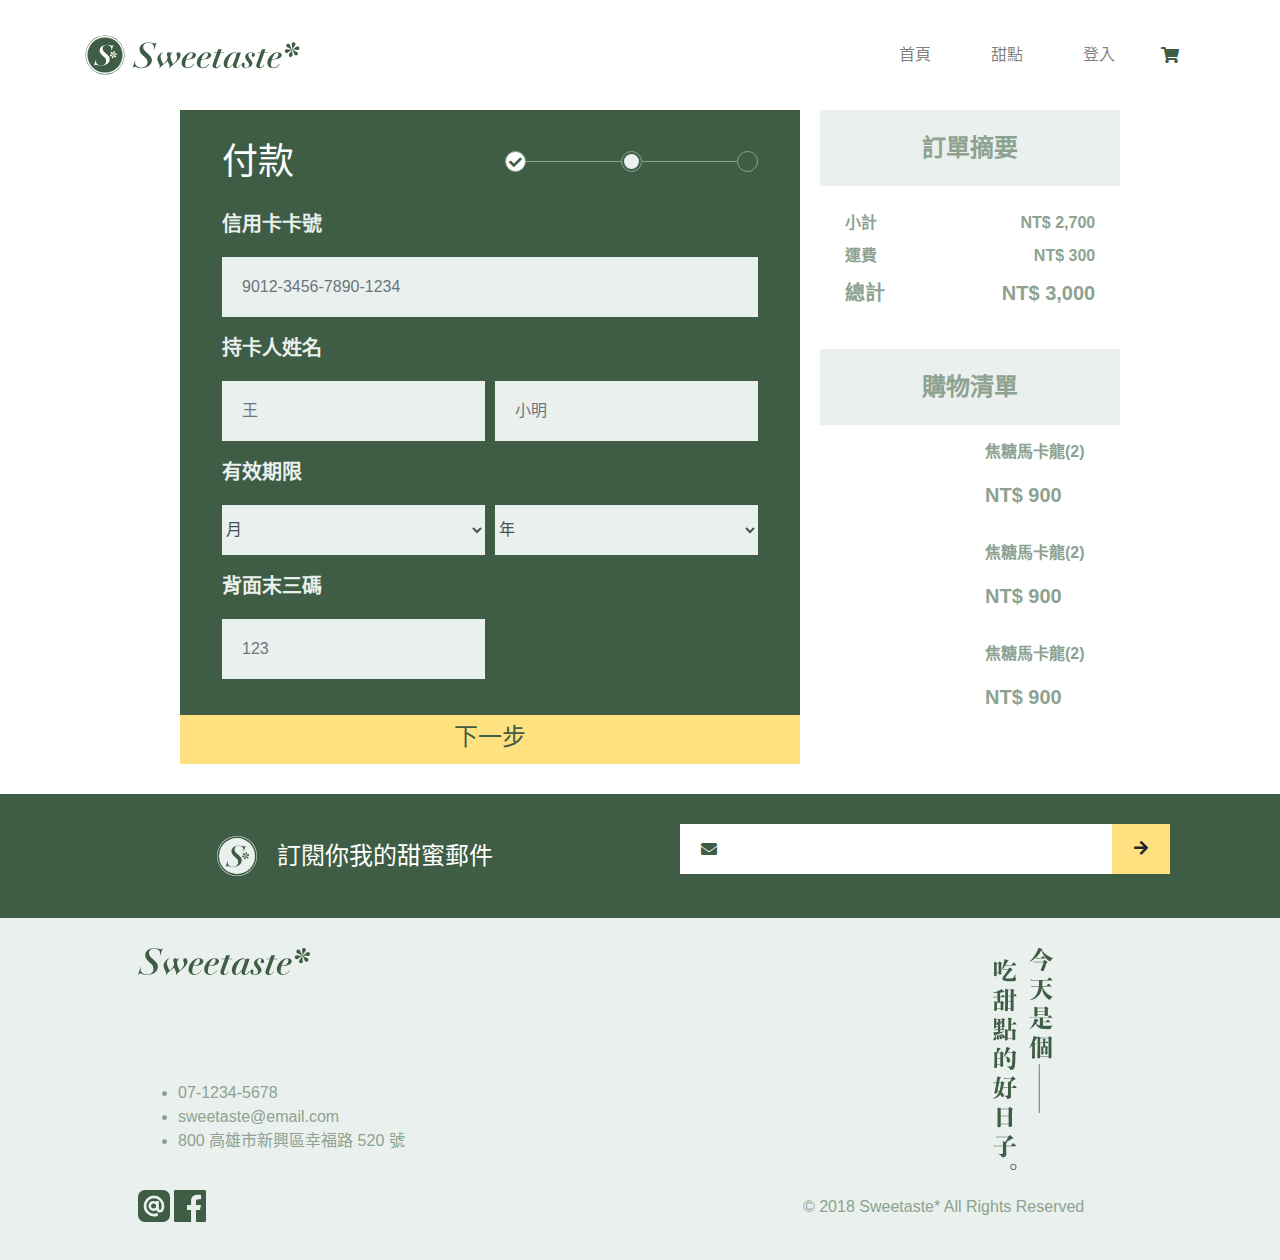
<file: checkout-2.html>
<!DOCTYPE html>
<html lang="zh-tw">

<head>
    <meta charset="UTF-8">
    <meta name="viewport" content="width=device-width, initial-scale=1.0">
    <meta http-equiv="X-UA-Compatible" content="ie=edge">
    <link rel="stylesheet" href="source/css/all.css">
    <link rel="stylesheet" href="https://cdnjs.cloudflare.com/ajax/libs/font-awesome/5.10.2/css/all.css">
    <link rel="icon" href="source/img/logo-dark.ico" type="image/x-icon"/>
    <title>Sweetaste</title>
</head>

<body>
    <nav class="navbar navbar-expand-lg navbar-light">
        <div class="container">
            <a class="navbar-brand d-lg-block d-none" href="index.html">
                <img src="source/img/logo-all-dark.svg" style="width: 215px;" alt="">
            </a>
            <button class="navbar-toggler" type="button" data-toggle="collapse" data-target="#navbarSupportedContent"
                aria-controls="navbarSupportedContent" aria-expanded="false" aria-label="Toggle navigation">
                <span class="navbar-toggler-icon"></span>
            </button>
            <a class="navbar-brand d-lg-none d-block" href="#">
                <img src="source/img/logo-all-dark.svg" style="height: 30px;" alt="">
            </a>

            <a class="nav-link d-flex align-items-center order-lg-1" href="cart.html">
                <i class="fas fa-shopping-cart"></i></a>

            <div class="collapse navbar-collapse" id="navbarSupportedContent">
                <ul class="navbar-nav ml-auto">
                    <li class="nav-item">
                        <a class="nav-link" href="index.html">首頁 <span class="sr-only">(current)</span></a>
                    </li>
                    <li class="nav-item">
                        <a class="nav-link" href="product.html">甜點</a>
                    </li>
                    <li class="nav-item">
                        <a class="nav-link" href="login.html">登入</a>
                    </li>
                </ul>
            </div>
        </div>
    </nav>

    <div class="container-fulid">
        <div class="row d-flex justify-content-center no-gutters">
            <div class="col-md-6">
                <div class="card bg-primary text-white ml-md-4 border-0 rounded-0">

                    <div class="l-card-title mt-5 px-7">
                        <div class="row d-flex justify-content-center align-items-center">
                            <div class="col-6">
                                <div class="popular mb-md-0">付款</div>
                            </div>
                            <div class="col-6">
                                <ul class="setp d-flex justify-content-between">
                                    <li class="setp-item completed bg-white text-white"><i class="fas fa-check text-primary"></i>                            </li>
                                    <li class="setp-item active"></li>
                                    <li class="setp-item"></li>
                                </ul>
                            </div>
                        </div>
                    </div>

                    <div class="card-body px-7">
                        <form class="checkout-form font-weight-bold">
                            <div class="form-group">
                                <label for="cardNumber">信用卡卡號</label>
                                <input type="text" class="form-control mt-2 px-4 py-6 bg-lightGreen border-0 rounded-0"
                                    id="cardNumber" placeholder="9012-3456-7890-1234">
                            </div>
                            <label for="cardName">持卡人姓名</label>
                            <div class="form-row">
                                <div class="form-group col-6">
                                    <input type="text"
                                        class="form-control mt-2 px-4 py-6 bg-lightGreen border-0 rounded-0"
                                        id="cardName" placeholder="王">
                                </div>
                                <div class="form-group col-6">
                                    <input type="text"
                                        class="form-control mt-2 px-4 py-6 bg-lightGreen border-0 rounded-0"
                                        id="cardName-last" placeholder="小明">
                                </div>
                            </div>

                            <label for="date">有效期限</label>
                            <div class="form-row mt-2">
                                <div class="form-group col-6">
                                    <select id="month" class="form-control bg-lightGreen border-0 rounded-0">
                                        <option selected>月</option>
                                        <option>12月</option>
                                        <option>11月</option>
                                    </select>
                                </div>
                                <div class="form-group col-6">
                                    <select id="year" class="form-control bg-lightGreen border-0 rounded-0">
                                        <option selected>年</option>
                                        <option>2019</option>
                                    </select>
                                </div>
                            </div>
                            <label for="backNumber">背面末三碼</label>
                            <div class="form-row mt-2">
                                <div class="form-group col-6">
                                    <input type="text" class="form-control px-4 py-6 bg-lightGreen border-0 rounded-0"
                                        id="backNumber" placeholder="123">
                                </div>
                            </div>
                        </form>
                    </div>
                    <a href="checkout-3.html" class="btn btn-accent text-primary btn-block rounded-0"><span
                            class="h4 mb-0">下一步</span></a>
                </div>
            </div>

            <div class="col-md-3 d-md-block d-none">
                <div class="card bg-white text-mediumGreen font-weight-bold text-center ml-md-4 border-0 rounded-0">
                    <div class="c-order-title bg-lightGreen">
                        <div class="popular my-4">訂單摘要</div>
                    </div>
                    <div class="card-body">
                        <table class="table table-borderless text-mediumGreen table-sm border-lightGreen">
                            <tr>
                                <td class="text-left">小計</td>
                                <td class="text-right">NT$ 2,700</td>
                            </tr>
                            <tr>
                                <td class="text-left">運費</td>
                                <td class="text-right">NT$ 300</td>
                            </tr>
                            <tr class="font-weight-bold total">
                                <td class="text-left">總計</td>
                                <td class="text-right">NT$ 3,000</td>
                            </tr>
                        </table>
                    </div>
                </div>
                <div class="card bg-white text-mediumGreen font-weight-bold ml-md-4 border-0 rounded-0">
                    <div class="c-order-title bg-lightGreen">
                        <div class="popular my-4 text-center">購物清單</div>
                    </div>
                    <div class="row d-flex align-items-center">
                        <div class="col-md-6 pl-5">
                            <div class="checkout-img checkout-img-1 rounded-0 mt-3 bg-cover"></div>
                        </div>
                        <div class="col-md-6 text-mediumGreen">
                            <p class="c-productName mt-3">焦糖馬卡龍(2)</p>
                            <p class="c-productPrice font-weight-bold mt-2">NT$ 900</p>
                        </div>
                    </div>
                    <div class="row d-flex align-items-center">
                        <div class="col-md-6 pl-5">
                            <div class="checkout-img checkout-img-2 rounded-0 mt-3 bg-cover"></div>
                        </div>
                        <div class="col-md-6 text-mediumGreen">
                            <p class="c-productName mt-3">焦糖馬卡龍(2)</p>
                            <p class="c-productPrice font-weight-bold mt-2">NT$ 900</p>
                        </div>
                    </div>
                    <div class="row d-flex align-items-center">
                        <div class="col-md-6 pl-5">
                            <div class="checkout-img checkout-img-3 rounded-0 mt-3 bg-cover"></div>
                        </div>
                        <div class="col-md-6 text-mediumGreen">
                            <p class="c-productName mt-3">焦糖馬卡龍(2)</p>
                            <p class="c-productPrice font-weight-bold mt-2">NT$ 900</p>
                        </div>
                    </div>
                </div>
            </div>

        </div>
    </div>

    <div class="subscribeMail bg-heavyGreen2 mt-md-6">
        <div class="container">
            <div class="row">
                <div class="col-md-6">
                    <div class="subscribeText d-flex align-items-center justify-content-center my-md-7 mt-5">
                        <img src="source/img/logo-light.svg" class="mr-4" style="width: 40px;" alt="">
                        <span class="text-white">訂閱你我的甜蜜郵件</span>
                    </div>
                </div>
                <div class="col-md-6">
                    <div class="input-group my-md-6 my-5 px-5">
                        <div class="input-group-prepend">
                            <label for="subscription" class="input-group-text text-primary bg-white border-0 rounded-0"><i
                                    class="fas fa-envelope"></i></label>
                        </div>
                        <input type="email" id="subscription" class="form-control border-0" aria-label="Amount (to the nearest dollar)">
                        <div class="input-group-append">
                            <button class="btn btn-accent rounded-0"><i class="fas fa-arrow-right"></i></button>
                        </div>
                    </div>
                </div>
            </div>
        </div>
    </div>

    <footer class="bg-lightGreen pl-md-14 pl-5">
        <div class="container">
            <div class="row">
                <div class="col-md-9">
                    <img src="source/img/logotype-lg-dark.svg" class="mt-md-6 mt-6" style="width: 172px;" alt="">
                    <ul class="message mt-md-14 mt-6">
                        <li>07-1234-5678</li>
                        <li>sweetaste@email.com</li>
                        <li>800 高雄市新興區幸福路 520 號</li>
                    </ul>
                </div>
                <div class="col-md-3">
                    <img src="source/img/sm-今天是個吃甜點的好日子.svg" class="mt-6 goodday-img" style="width: 60px;" alt="">
                </div>
            </div>
            <div class="row">
                <div class="col-md-7">
                    <div class="fans mt-md-4 mt-6">
                        <span><img src="source/img/ic-line@.svg" style="width: 32px;" alt=""></span>
                        <span><img src="source/img/ic-facebook.svg" style="width: 32px;" alt=""></span>
                    </div>
                </div>
                <div class="col-md-5 my-md-5 my-4">
                    <p>© 2018 Sweetaste* All Rights Reserved</p>
                </div>
            </div>
        </div>
    </footer>

    <script src="https://code.jquery.com/jquery-3.2.1.slim.min.js"
        integrity="sha384-KJ3o2DKtIkvYIK3UENzmM7KCkRr/rE9/Qpg6aAZGJwFDMVNA/GpGFF93hXpG5KkN"
        crossorigin="anonymous"></script>
    <!-- <script src="https://cdnjs.cloudflare.com/ajax/libs/popper.js/1.12.9/umd/popper.min.js" integrity="sha384-ApNbgh9B+Y1QKtv3Rn7W3mgPxhU9K/ScQsAP7hUibX39j7fakFPskvXusvfa0b4Q" crossorigin="anonymous"></script> -->
    <script src="https://stackpath.bootstrapcdn.com/bootstrap/4.3.1/js/bootstrap.min.js"
        integrity="sha384-JjSmVgyd0p3pXB1rRibZUAYoIIy6OrQ6VrjIEaFf/nJGzIxFDsf4x0xIM+B07jRM"
        crossorigin="anonymous"></script>
</body>

</html>
</file>
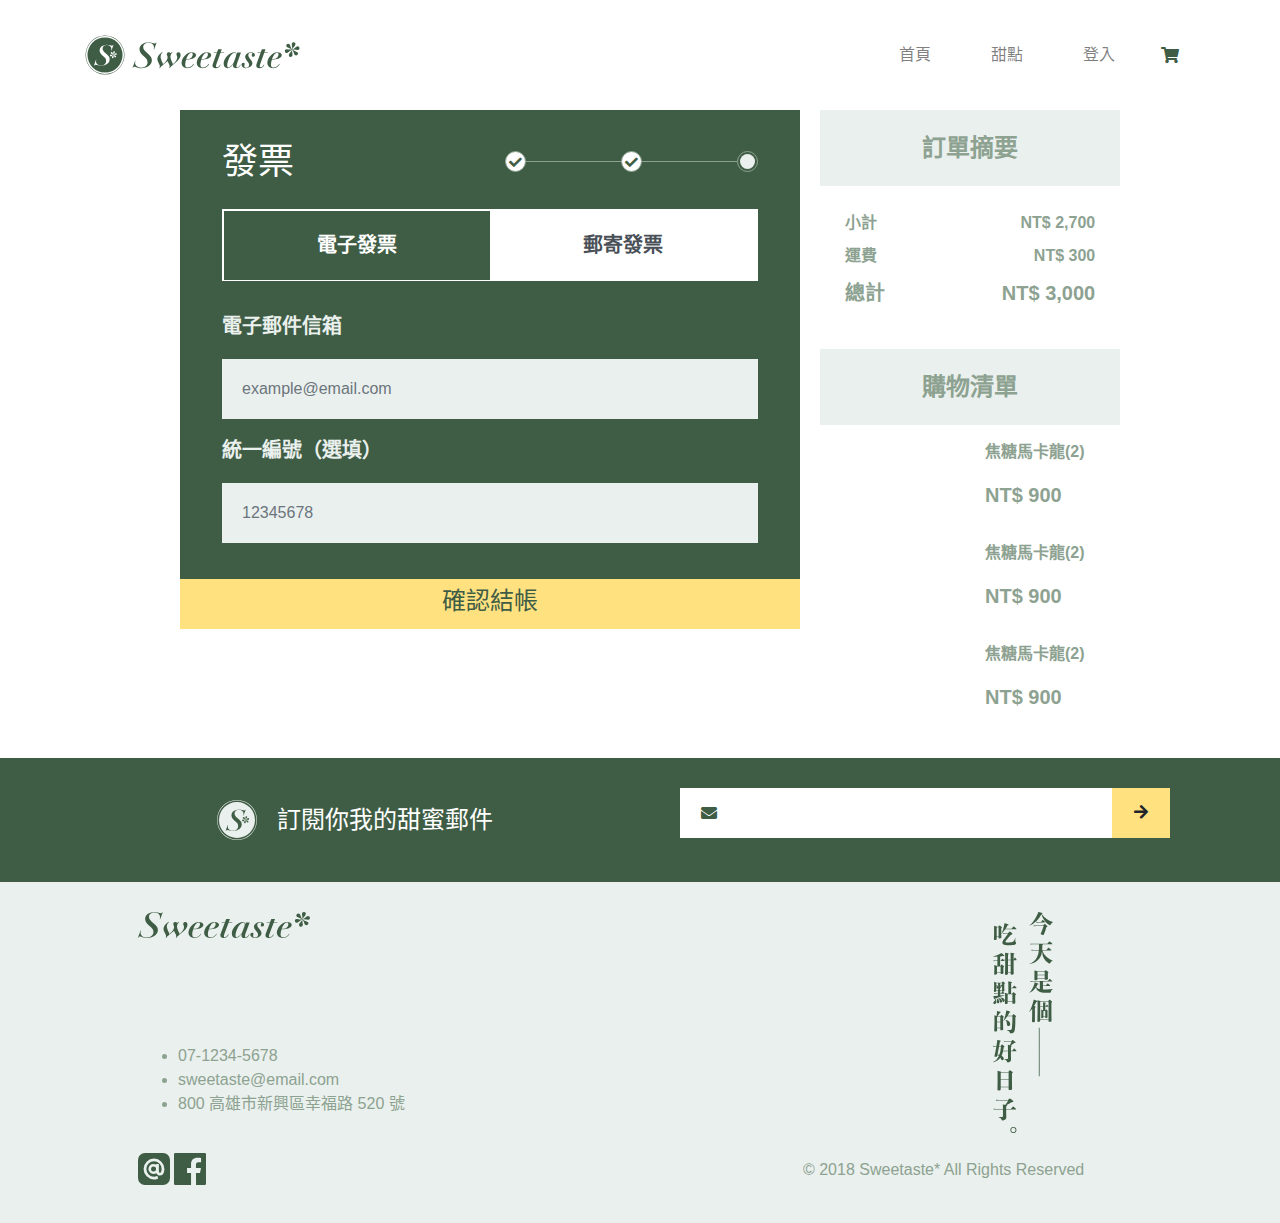
<file: checkout-3.html>
<!DOCTYPE html>
<html lang="zh-tw">

<head>
    <meta charset="UTF-8">
    <meta name="viewport" content="width=device-width, initial-scale=1.0">
    <meta http-equiv="X-UA-Compatible" content="ie=edge">
    <link rel="stylesheet" href="source/css/all.css">
    <link rel="stylesheet" href="https://cdnjs.cloudflare.com/ajax/libs/font-awesome/5.10.2/css/all.css">
    <link rel="icon" href="source/img/logo-dark.ico" type="image/x-icon" />
    <title>Sweetaste</title>
</head>

<body>
    <nav class="navbar navbar-expand-lg navbar-light">
        <div class="container">
            <a class="navbar-brand d-lg-block d-none" href="index.html">
                <img src="source/img/logo-all-dark.svg" style="width: 215px;" alt="">
            </a>
            <button class="navbar-toggler" type="button" data-toggle="collapse" data-target="#navbarSupportedContent"
                aria-controls="navbarSupportedContent" aria-expanded="false" aria-label="Toggle navigation">
                <span class="navbar-toggler-icon"></span>
            </button>
            <a class="navbar-brand d-lg-none d-block" href="#">
                <img src="source/img/logo-all-dark.svg" style="height: 30px;" alt="">
            </a>

            <a class="nav-link d-flex align-items-center order-lg-1" href="cart.html">
                <i class="fas fa-shopping-cart"></i></a>

            <div class="collapse navbar-collapse" id="navbarSupportedContent">
                <ul class="navbar-nav ml-auto">
                    <li class="nav-item">
                        <a class="nav-link" href="index.html">首頁 <span class="sr-only">(current)</span></a>
                    </li>
                    <li class="nav-item">
                        <a class="nav-link" href="product.html">甜點</a>
                    </li>
                    <li class="nav-item">
                        <a class="nav-link" href="login.html">登入</a>
                    </li>
                </ul>
            </div>
        </div>
    </nav>

    <div class="container-fulid">
        <div class="row d-flex justify-content-center no-gutters">
            <div class="col-md-6">
                <div class="card bg-primary text-white ml-md-4 border-0 rounded-0">

                    <div class="l-card-title mt-5 px-7">
                        <div class="row d-flex justify-content-center align-items-center">
                            <div class="col-6">
                                <div class="popular mb-md-0">發票</div>
                            </div>
                            <div class="col-6">
                                <ul class="setp d-flex justify-content-between">
                                    <li class="setp-item completed bg-white text-white"><i
                                            class="fas fa-check text-primary"></i> </li>
                                    <li class="setp-item completed bg-white text-white"><i
                                            class="fas fa-check text-primary"></i> </li>
                                    <li class="setp-item active"></li>
                                </ul>
                            </div>
                        </div>
                    </div>

                    <div class="card-body px-7">
                        <form class="checkout-form font-weight-bold">
                            <div class="c-pill form_group mb-6">
                                <div class="list-group d-flex flex-row text-center" id="myList" role="tablist">
                                    <a class="list-group-item list-group-item-action border-0 rounded-0 active" data-toggle="list"
                                        href="#c-pane-1" role="tab">電子發票</a>
                                    <a class="list-group-item list-group-item-action border-0 rounded-0" data-toggle="list"
                                        href="#c-pane-2" role="tab">郵寄發票</a>
                                </div>
                            </div>
                            <div class="tab-content">
                                <!-- c-pane-1 -->
                                <div class="tab-pane active" id="c-pane-1">
                                    <div class="form-group">
                                        <label for="email">電子郵件信箱</label>
                                        <input type="email"
                                            class="form-control mt-2 px-4 py-6 bg-lightGreen border-0 rounded-0"
                                            id="email" placeholder="example@email.com">
                                    </div>
                                    <div class="form-group">
                                        <label for="uniformNumbers">統一編號（選填）</label>
                                        <input type="text"
                                            class="form-control mt-2 px-4 py-6 bg-lightGreen border-0 rounded-0"
                                            id="uniformNumbers" placeholder="12345678">
                                    </div>
                                </div>
                                <!-- c-pane-1-end -->
                                <!-- c-pane-2 -->
                                <div class="tab-pane" id="c-pane-2">
                                    <label for="inputCity">城市</label>
                                    <div class="form-row mt-2">
                                        <div class="form-group col-6">
                                            <select id="inputState"
                                                class="form-control bg-lightGreen border-0 rounded-0">
                                                <option selected>高雄市</option>
                                                <option>台北市</option>
                                                <option>台中市</option>
                                            </select>
                                        </div>
                                        <div class="form-group col-6">
                                            <select id="inputState"
                                                class="form-control bg-lightGreen border-0 rounded-0">
                                                <option selected>新興區</option>
                                                <option>安南區</option>
                                            </select>
                                        </div>
                                    </div>
                                    <div class="form-group">
                                        <input type="text"
                                            class="form-control mt-2 px-4 py-6 bg-lightGreen border-0 rounded-0"
                                            id="inputAddress" placeholder="幸福路 520 號">
                                    </div>
                                    <div class="form-group">
                                        <label for="inputAddress">統一編號（選填）</label>
                                        <input type="text"
                                            class="form-control mt-2 px-4 py-6 bg-lightGreen border-0 rounded-0"
                                            id="inputAddress" placeholder="12345678">
                                    </div>
                                </div>
                                <!-- c-pane-2-end -->
                            </div>
                        </form>
                    </div>
                    <a href="checkout-success.html" class="btn btn-accent text-primary btn-block rounded-0"><span
                            class="h4 mb-0">確認結帳</span></a>
                </div>
            </div>

            <div class="col-md-3 d-md-block d-none">
                <div class="card bg-white text-mediumGreen font-weight-bold text-center ml-md-4 border-0 rounded-0">
                    <div class="c-order-title bg-lightGreen">
                        <div class="popular my-4">訂單摘要</div>
                    </div>
                    <div class="card-body">
                        <table class="table table-borderless text-mediumGreen table-sm border-lightGreen">
                            <tr>
                                <td class="text-left">小計</td>
                                <td class="text-right">NT$ 2,700</td>
                            </tr>
                            <tr>
                                <td class="text-left">運費</td>
                                <td class="text-right">NT$ 300</td>
                            </tr>
                            <tr class="font-weight-bold total">
                                <td class="text-left">總計</td>
                                <td class="text-right">NT$ 3,000</td>
                            </tr>
                        </table>
                    </div>
                </div>
                <div class="card bg-white text-mediumGreen font-weight-bold ml-md-4 border-0 rounded-0">
                    <div class="c-order-title bg-lightGreen">
                        <div class="popular my-4 text-center">購物清單</div>
                    </div>
                    <div class="row d-flex align-items-center">
                        <div class="col-md-6 pl-5">
                            <div class="checkout-img checkout-img-1 rounded-0 mt-3 bg-cover"></div>
                        </div>
                        <div class="col-md-6 text-mediumGreen">
                            <p class="c-productName mt-3">焦糖馬卡龍(2)</p>
                            <p class="c-productPrice font-weight-bold mt-2">NT$ 900</p>
                        </div>
                    </div>
                    <div class="row d-flex align-items-center">
                        <div class="col-md-6 pl-5">
                            <div class="checkout-img checkout-img-2 rounded-0 mt-3 bg-cover"></div>
                        </div>
                        <div class="col-md-6 text-mediumGreen">
                            <p class="c-productName mt-3">焦糖馬卡龍(2)</p>
                            <p class="c-productPrice font-weight-bold mt-2">NT$ 900</p>
                        </div>
                    </div>
                    <div class="row d-flex align-items-center">
                        <div class="col-md-6 pl-5">
                            <div class="checkout-img checkout-img-3 rounded-0 mt-3 bg-cover"></div>
                        </div>
                        <div class="col-md-6 text-mediumGreen">
                            <p class="c-productName mt-3">焦糖馬卡龍(2)</p>
                            <p class="c-productPrice font-weight-bold mt-2">NT$ 900</p>
                        </div>
                    </div>
                </div>
            </div>

        </div>
    </div>

    <div class="subscribeMail bg-heavyGreen2 mt-md-6">
        <div class="container">
            <div class="row">
                <div class="col-md-6">
                    <div class="subscribeText d-flex align-items-center justify-content-center my-md-7 mt-5">
                        <img src="source/img/logo-light.svg" class="mr-4" style="width: 40px;" alt="">
                        <span class="text-white">訂閱你我的甜蜜郵件</span>
                    </div>
                </div>
                <div class="col-md-6">
                    <div class="input-group my-md-6 my-5 px-5">
                        <div class="input-group-prepend">
                            <label for="subscription" class="input-group-text text-primary bg-white border-0 rounded-0"><i
                                    class="fas fa-envelope"></i></label>
                        </div>
                        <input type="email" id="subscription" class="form-control border-0" aria-label="Amount (to the nearest dollar)">
                        <div class="input-group-append">
                            <button class="btn btn-accent rounded-0"><i class="fas fa-arrow-right"></i></button>
                        </div>
                    </div>
                </div>
            </div>
        </div>
    </div>

    <footer class="bg-lightGreen pl-md-14 pl-5">
        <div class="container">
            <div class="row">
                <div class="col-md-9">
                    <img src="source/img/logotype-lg-dark.svg" class="mt-md-6 mt-6" style="width: 172px;" alt="">
                    <ul class="message mt-md-14 mt-6">
                        <li>07-1234-5678</li>
                        <li>sweetaste@email.com</li>
                        <li>800 高雄市新興區幸福路 520 號</li>
                    </ul>
                </div>
                <div class="col-md-3">
                    <img src="source/img/sm-今天是個吃甜點的好日子.svg" class="mt-6 goodday-img" style="width: 60px;" alt="">
                </div>
            </div>
            <div class="row">
                <div class="col-md-7">
                    <div class="fans mt-md-4 mt-6">
                        <span><img src="source/img/ic-line@.svg" style="width: 32px;" alt=""></span>
                        <span><img src="source/img/ic-facebook.svg" style="width: 32px;" alt=""></span>
                    </div>
                </div>
                <div class="col-md-5 my-md-5 my-4">
                    <p>© 2018 Sweetaste* All Rights Reserved</p>
                </div>
            </div>
        </div>
    </footer>

    <script src="https://code.jquery.com/jquery-3.2.1.slim.min.js"
        integrity="sha384-KJ3o2DKtIkvYIK3UENzmM7KCkRr/rE9/Qpg6aAZGJwFDMVNA/GpGFF93hXpG5KkN"
        crossorigin="anonymous"></script>
    <!-- <script src="https://cdnjs.cloudflare.com/ajax/libs/popper.js/1.12.9/umd/popper.min.js" integrity="sha384-ApNbgh9B+Y1QKtv3Rn7W3mgPxhU9K/ScQsAP7hUibX39j7fakFPskvXusvfa0b4Q" crossorigin="anonymous"></script> -->
    <script src="https://stackpath.bootstrapcdn.com/bootstrap/4.3.1/js/bootstrap.min.js"
        integrity="sha384-JjSmVgyd0p3pXB1rRibZUAYoIIy6OrQ6VrjIEaFf/nJGzIxFDsf4x0xIM+B07jRM"
        crossorigin="anonymous"></script>
</body>

</html>
</file>
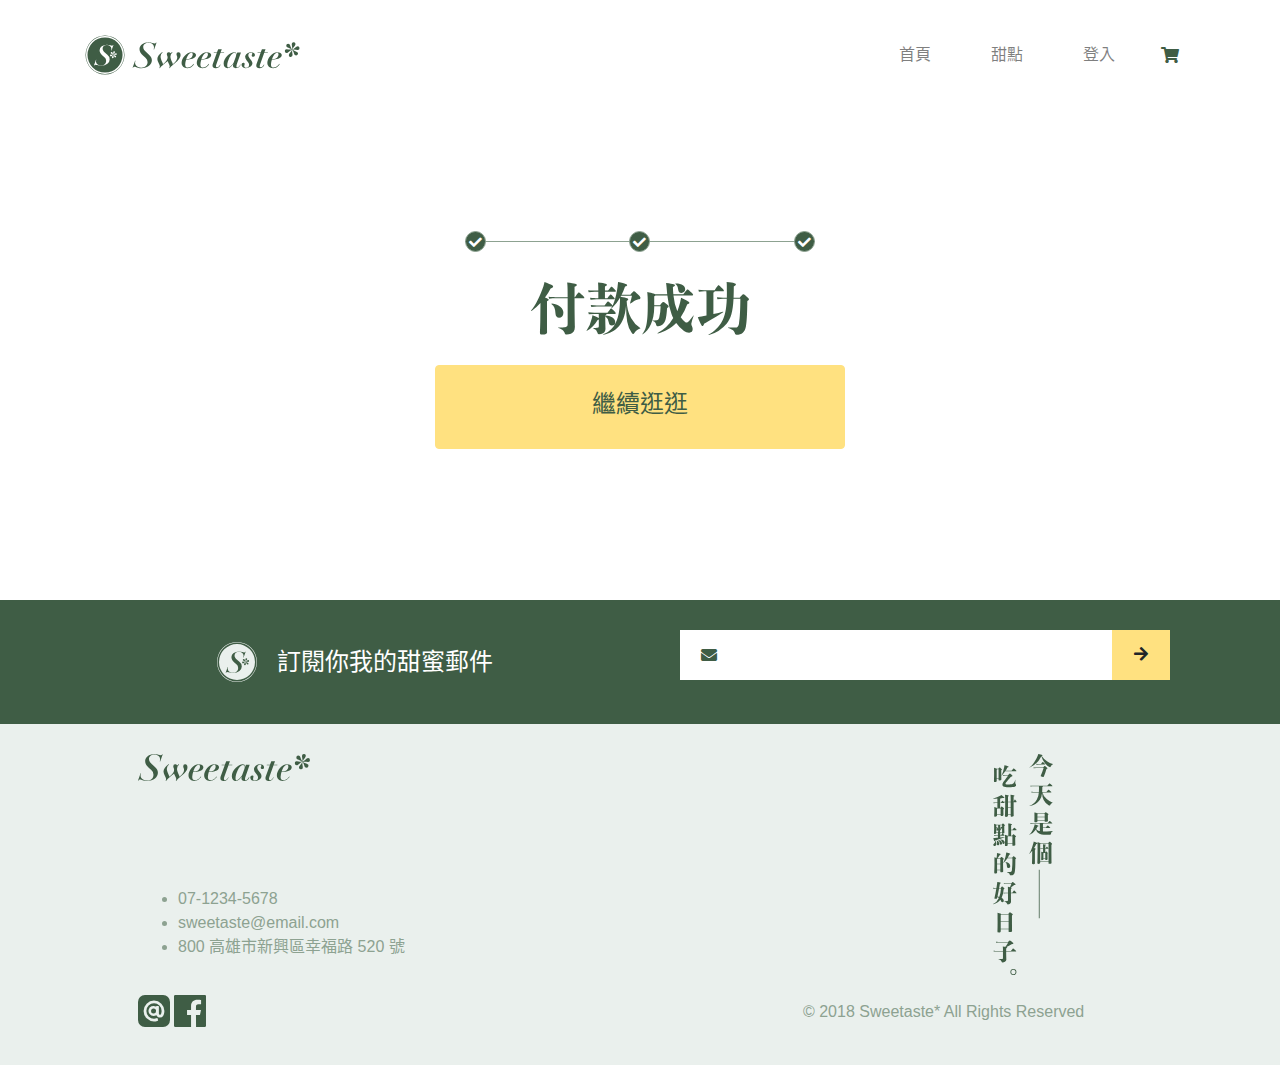
<file: checkout-success.html>
<!DOCTYPE html>
<html lang="zh-tw">

<head>
    <meta charset="UTF-8">
    <meta name="viewport" content="width=device-width, initial-scale=1.0">
    <meta http-equiv="X-UA-Compatible" content="ie=edge">
    <link rel="stylesheet" href="source/css/all.css">
    <link rel="stylesheet" href="https://cdnjs.cloudflare.com/ajax/libs/font-awesome/5.10.2/css/all.css">
    <link rel="icon" href="source/img/logo-dark.ico" type="image/x-icon"/>
    <title>Sweetaste</title>
</head>

<body>
    <nav class="navbar navbar-expand-lg navbar-light">
        <div class="container">
            <a class="navbar-brand d-lg-block d-none" href="index.html">
                <img src="source/img/logo-all-dark.svg" style="width: 215px;" alt="">
            </a>
            <button class="navbar-toggler" type="button" data-toggle="collapse" data-target="#navbarSupportedContent"
                aria-controls="navbarSupportedContent" aria-expanded="false" aria-label="Toggle navigation">
                <span class="navbar-toggler-icon"></span>
            </button>
            <a class="navbar-brand d-lg-none d-block" href="#">
                <img src="source/img/logo-all-dark.svg" style="height: 30px;" alt="">
            </a>

            <a class="nav-link d-flex align-items-center order-lg-1" href="cart.html">
                <i class="fas fa-shopping-cart"></i></a>

            <div class="collapse navbar-collapse" id="navbarSupportedContent">
                <ul class="navbar-nav ml-auto">
                    <li class="nav-item">
                        <a class="nav-link" href="index.html">首頁 <span class="sr-only">(current)</span></a>
                    </li>
                    <li class="nav-item">
                        <a class="nav-link" href="product.html">甜點</a>
                    </li>
                    <li class="nav-item">
                        <a class="nav-link" href="login.html">登入</a>
                    </li>
                </ul>
            </div>
        </div>
    </nav>

    <div class="container-fulid px-0 px-md-5">
        <header class="header">
            <div class="row header-image bg-cover d-flex justify-content-center align-items-center no-gutters" style="background-image: url(https://bit.ly/2P7GhNd);">
                <div class="col-md-4 px-md-0">
                    <div class="mx-md-6 mx-8">
                        <ul class="setp d-flex justify-content-between">
                            <li class="setp-item completed bg-primary text-white"><i class="fas fa-check"></i></li>
                            <li class="setp-item completed bg-primary text-white"><i class="fas fa-check"></i></li>
                            <li class="setp-item completed bg-primary text-white"><i class="fas fa-check"></i></li>
                        </ul>
                    </div>

                    <h1 class="text-hide text-center mt-6">
                        <img src="source/img/lg-付款成功.svg" alt="" width="218">
                    </h1>
                    <a href="product.html" class="btn btn-accent btn-block text-primary py-4 mt-6 d-none d-md-block"><span
                            class="h4 mb-0">繼續逛逛</span></a>
                </div>
            </div>
            <a href="product.html" class="btn btn-accent text-primary d-md-none btn-block py-4 ">
                <span class="h4 mb-0">繼續逛逛</span></a>
        </header>
    </div>

    <div class="subscribeMail bg-heavyGreen2 mt-md-6 ">
        <div class="container">
            <div class="row">
                <div class="col-md-6">
                    <div class="subscribeText d-flex align-items-center justify-content-center my-md-7 mt-5">
                        <img src="source/img/logo-light.svg" class="mr-4" style="width: 40px;" alt="">
                        <span class="text-white">訂閱你我的甜蜜郵件</span>
                    </div>
                </div>
                <div class="col-md-6">
                    <div class="input-group my-md-6 my-5 px-5">
                        <div class="input-group-prepend">
                            <label for="subscription" class="input-group-text text-primary bg-white border-0 rounded-0"><i
                                    class="fas fa-envelope"></i></label>
                        </div>
                        <input type="email" id="subscription" class="form-control border-0" aria-label="Amount (to the nearest dollar)">
                        <div class="input-group-append">
                            <button class="btn btn-accent rounded-0"><i class="fas fa-arrow-right"></i></button>
                        </div>
                    </div>
                </div>
            </div>
        </div>
    </div>

    <footer class="bg-lightGreen pl-md-14 pl-5">
        <div class="container">
            <div class="row">
                <div class="col-md-9">
                    <img src="source/img/logotype-lg-dark.svg" class="mt-md-6 mt-6" style="width: 172px;" alt="">
                    <ul class="message mt-md-14 mt-6">
                        <li>07-1234-5678</li>
                        <li>sweetaste@email.com</li>
                        <li>800 高雄市新興區幸福路 520 號</li>
                    </ul>
                </div>
                <div class="col-md-3">
                    <img src="source/img/sm-今天是個吃甜點的好日子.svg" class="mt-6 goodday-img" style="width: 60px;" alt="">
                </div>
            </div>
            <div class="row">
                <div class="col-md-7">
                    <div class="fans mt-md-4 mt-6">
                        <span><img src="source/img/ic-line@.svg" style="width: 32px;" alt=""></span>
                        <span><img src="source/img/ic-facebook.svg" style="width: 32px;" alt=""></span>
                    </div>
                </div>
                <div class="col-md-5 my-md-5 my-4">
                    <p>© 2018 Sweetaste* All Rights Reserved</p>
                </div>
            </div>
        </div>
    </footer>

    <script src="https://code.jquery.com/jquery-3.2.1.slim.min.js"
        integrity="sha384-KJ3o2DKtIkvYIK3UENzmM7KCkRr/rE9/Qpg6aAZGJwFDMVNA/GpGFF93hXpG5KkN"
        crossorigin="anonymous"></script>
    <!-- <script src="https://cdnjs.cloudflare.com/ajax/libs/popper.js/1.12.9/umd/popper.min.js" integrity="sha384-ApNbgh9B+Y1QKtv3Rn7W3mgPxhU9K/ScQsAP7hUibX39j7fakFPskvXusvfa0b4Q" crossorigin="anonymous"></script> -->
    <script src="https://stackpath.bootstrapcdn.com/bootstrap/4.3.1/js/bootstrap.min.js"
        integrity="sha384-JjSmVgyd0p3pXB1rRibZUAYoIIy6OrQ6VrjIEaFf/nJGzIxFDsf4x0xIM+B07jRM"
        crossorigin="anonymous"></script>
</body>

</html>
</file>
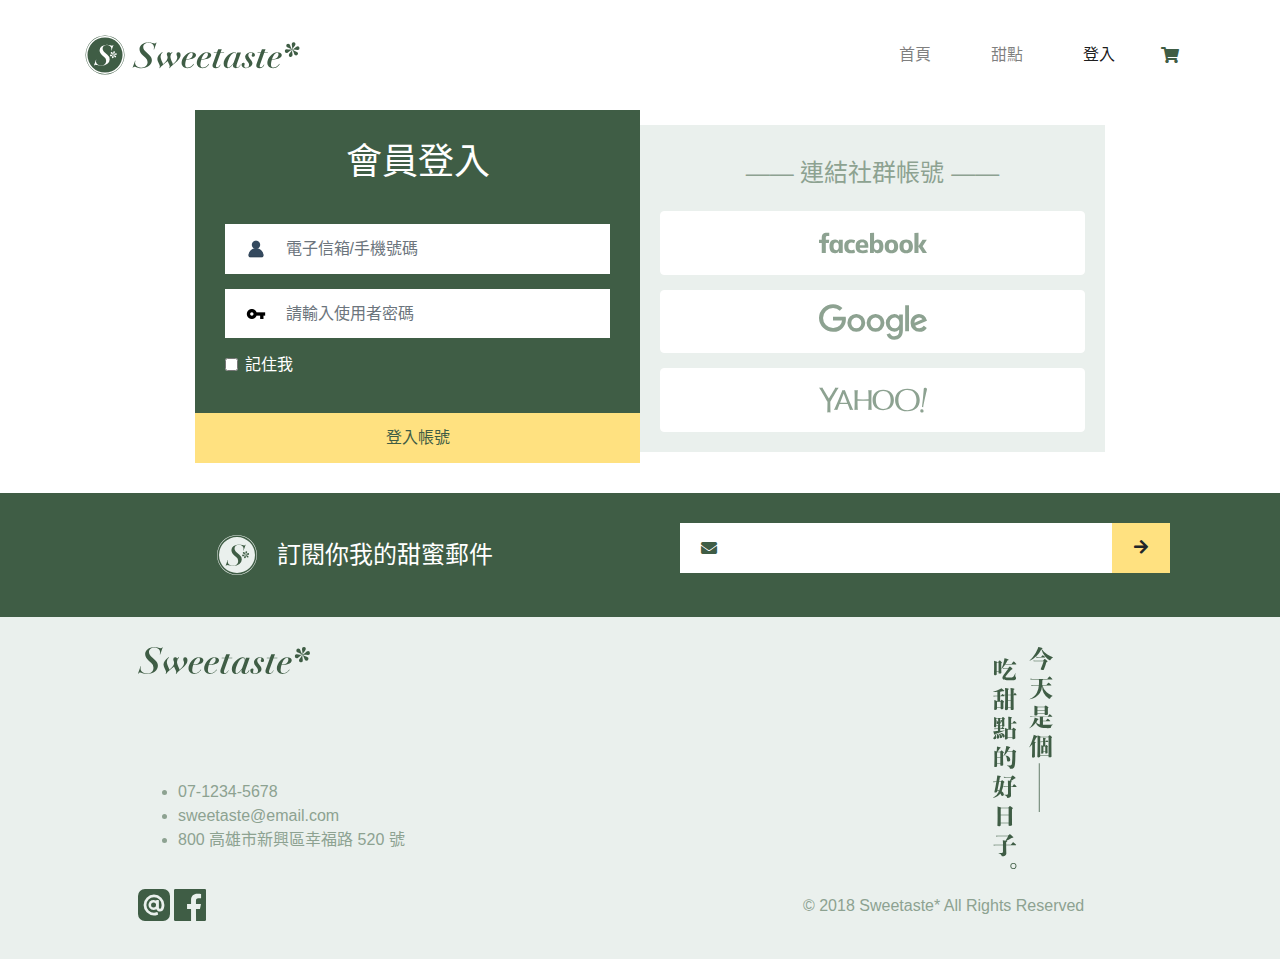
<file: login.html>
<!DOCTYPE html>
<html lang="zh-tw">

<head>
    <meta charset="UTF-8">
    <meta name="viewport" content="width=device-width, initial-scale=1.0">
    <meta http-equiv="X-UA-Compatible" content="ie=edge">
    <link rel="stylesheet" href="source/css/all.css">
    <link rel="stylesheet" href="https://cdnjs.cloudflare.com/ajax/libs/font-awesome/5.10.2/css/all.css">
    <link rel="icon" href="source/img/logo-dark.ico" type="image/x-icon" />
    <title>Sweetaste</title>
</head>

<body>
    <nav class="navbar navbar-expand-lg navbar-light">
        <div class="container">
            <a class="navbar-brand d-lg-block d-none" href="index.html">
                <img src="source/img/logo-all-dark.svg" style="width: 215px;" alt="">
            </a>
            <button class="navbar-toggler" type="button" data-toggle="collapse" data-target="#navbarSupportedContent"
                aria-controls="navbarSupportedContent" aria-expanded="false" aria-label="Toggle navigation">
                <span class="navbar-toggler-icon"></span>
            </button>
            <a class="navbar-brand d-lg-none d-block" href="#">
                <img src="source/img/logo-all-dark.svg" style="height: 30px;" alt="">
            </a>

            <a class="nav-link d-flex align-items-center order-lg-1" href="cart.html">
                <i class="fas fa-shopping-cart"></i></a>

            <div class="collapse navbar-collapse" id="navbarSupportedContent">
                <ul class="navbar-nav ml-auto">
                    <li class="nav-item">
                        <a class="nav-link" href="index.html">首頁 <span class="sr-only">(current)</span></a>
                    </li>
                    <li class="nav-item">
                        <a class="nav-link" href="product.html">甜點</a>
                    </li>
                    <li class="nav-item active">
                        <a class="nav-link" href="login.html">登入</a>
                    </li>
                </ul>
            </div>
        </div>
    </nav>


    <div class="container-fulid">
        <div class="d-flex justify-content-center">
            <div class="col-md-9">
                <div class="row no-gutters">
                    <div class="col-md-6">
                        <form class="needs-validation" novalidate>
                            <div class="card bg-primary text-white text-center ml-md-4 border-0 rounded-0">
                                <div class="l-card-title">
                                    <div class="popular mt-5 mb-md-0 mb-5">會員登入</div>
                                </div>

                                <div
                                    class="card d-md-none bg-lightGreen text-mediumGreen text-center border-0 rounded-0 mt-md-4">
                                    <div class="card-body">
                                        <div class="row d-flex justify-content-center px-3">
                                            <div class="col-md-12 col-4 bg-white">
                                                <img src="source/img/ic-facebook-logotype.svg" class="userLink-img"
                                                    alt=>
                                            </div>
                                            <div class="col-md-12 col-4 mt-md-3 bg-white">
                                                <img src="source/img/ic-google.svg" class="userLink-img" alt=>
                                            </div>
                                            <div class="col-md-12 col-4 mt-md-3 bg-white">
                                                <img src="source/img/ic-yahoo.svg" class="userLink-img" alt=>
                                            </div>
                                        </div>
                                    </div>
                                </div>

                                <div class="card-body">
                                    <div class="input-group my-md-3 my-3 px-2">
                                        <div class="input-group-prepend">
                                            <label for="phone" class="input-group-text bg-white border-0 rounded-0"><img
                                                    src="source/img/user.png" alt=""></label>
                                        </div>
                                        <input type="text" id="phone" class="form-control border-0 rounded-0"
                                            placeholder="電子信箱/手機號碼" aria-label="Amount (to the nearest dollar)"
                                            required>
                                        <div class="invalid-feedback">
                                            請輸入電子信箱/手機號碼
                                        </div>
                                    </div>
                                    <div class="input-group my-md-3 my-3 px-2">
                                        <div class="input-group-prepend">
                                            <label for="password" class="input-group-text bg-white border-0 rounded-0"><img
                                                    src="source/img/vpn_key.png" alt=""></label>
                                        </div>
                                        <input type="password" id="password" class="form-control border-0 rounded-0"
                                            placeholder="請輸入使用者密碼" aria-label="Amount (to the nearest dollar)" required>
                                        <div class="invalid-feedback">
                                            請輸入使用者密碼
                                        </div>
                                    </div>
                                    <div class="form-group d-flex justify-content-start form-check ml-2">
                                        <input type="checkbox" class="form-check-input" id="exampleCheck1">
                                        <label class="form-check-label" for="exampleCheck1">記住我</label>
                                    </div>
                                </div>
                                <button class="btn btn-primarybtn btn-accent text-primary btn-block rounded-0"
                                    type="submit">登入帳號</button>
                            </div>
                        </form>
                    </div>
                    <div class="col-md-6">
                        <div class="card d-md-block d-none bg-lightGreen text-mediumGreen text-center border-0 rounded-0 mt-3">
                            <div class="l-card-title pt-6">
                                <div class="userLink d-md-block d-none">—— 連結社群帳號 ——</div>
                            </div>
                            <div class="card-body">
                                <div class="row d-flex justify-content-center px-3">
                                    <div class="col-md-12 btn btn-white">
                                        <div class="col-md-12 col-4 d-flex justify-content-center align-items-center">
                                            <img src="source/img/ic-facebook-logotype.svg" class="userLink-img" alt=>
                                        </div>
                                    </div>
                                    <div class="col-md-12 btn btn-white mt-md-3">
                                        <div class="col-md-12 col-4 d-flex justify-content-center align-items-center">
                                            <img src="source/img/ic-google.svg" class="userLink-img" alt=>
                                        </div>
                                    </div>
                                    <div class="col-md-12 btn btn-white mt-md-3">
                                        <div class="col-md-12 col-4 d-flex justify-content-center align-items-center">
                                            <img src="source/img/ic-yahoo.svg" class="userLink-img" alt=>
                                        </div>
                                    </div>
                                </div>
                            </div>
                        </div>
                    </div>
                </div>
            </div>
        </div>
    </div>


    <div class="subscribeMail bg-heavyGreen2 mt-md-6">
        <div class="container">
            <div class="row">
                <div class="col-md-6">
                    <div class="subscribeText d-flex align-items-center justify-content-center my-md-7 mt-5">
                        <img src="source/img/logo-light.svg" class="mr-4" style="width: 40px;" alt="">
                        <span class="text-white">訂閱你我的甜蜜郵件</span>
                    </div>
                </div>
                <div class="col-md-6">
                    <div class="input-group my-md-6 my-5 px-5">
                        <div class="input-group-prepend">
                            <label for="subscription" class="input-group-text text-primary bg-white border-0 rounded-0"><i
                                    class="fas fa-envelope"></i></label>
                        </div>
                        <input type="email" id="subscription" class="form-control border-0" aria-label="Amount (to the nearest dollar)">
                        <div class="input-group-append">
                            <button class="btn btn-accent rounded-0"><i class="fas fa-arrow-right"></i></button>
                        </div>
                    </div>
                </div>
            </div>
        </div>
    </div>

    <footer class="bg-lightGreen pl-md-14 pl-5">
        <div class="container">
            <div class="row">
                <div class="col-md-9">
                    <img src="source/img/logotype-lg-dark.svg" class="mt-md-6 mt-6" style="width: 172px;" alt="">
                    <ul class="message mt-md-14 mt-6">
                        <li>07-1234-5678</li>
                        <li>sweetaste@email.com</li>
                        <li>800 高雄市新興區幸福路 520 號</li>
                    </ul>
                </div>
                <div class="col-md-3">
                    <img src="source/img/sm-今天是個吃甜點的好日子.svg" class="mt-6 goodday-img" style="width: 60px;" alt="">
                </div>
            </div>
            <div class="row">
                <div class="col-md-7">
                    <div class="fans mt-md-4 mt-6">
                        <span><img src="source/img/ic-line@.svg" style="width: 32px;" alt=""></span>
                        <span><img src="source/img/ic-facebook.svg" style="width: 32px;" alt=""></span>
                    </div>
                </div>
                <div class="col-md-5 my-md-5 my-4">
                    <p>© 2018 Sweetaste* All Rights Reserved</p>
                </div>
            </div>
        </div>
    </footer>
    <script src="/source/js/all.js"></script>
    <script src="https://code.jquery.com/jquery-3.2.1.slim.min.js"
        integrity="sha384-KJ3o2DKtIkvYIK3UENzmM7KCkRr/rE9/Qpg6aAZGJwFDMVNA/GpGFF93hXpG5KkN"
        crossorigin="anonymous"></script>
    <!-- <script src="https://cdnjs.cloudflare.com/ajax/libs/popper.js/1.12.9/umd/popper.min.js" integrity="sha384-ApNbgh9B+Y1QKtv3Rn7W3mgPxhU9K/ScQsAP7hUibX39j7fakFPskvXusvfa0b4Q" crossorigin="anonymous"></script> -->
    <script src="https://stackpath.bootstrapcdn.com/bootstrap/4.3.1/js/bootstrap.min.js"
        integrity="sha384-JjSmVgyd0p3pXB1rRibZUAYoIIy6OrQ6VrjIEaFf/nJGzIxFDsf4x0xIM+B07jRM"
        crossorigin="anonymous"></script>
</body>

</html>
</file>
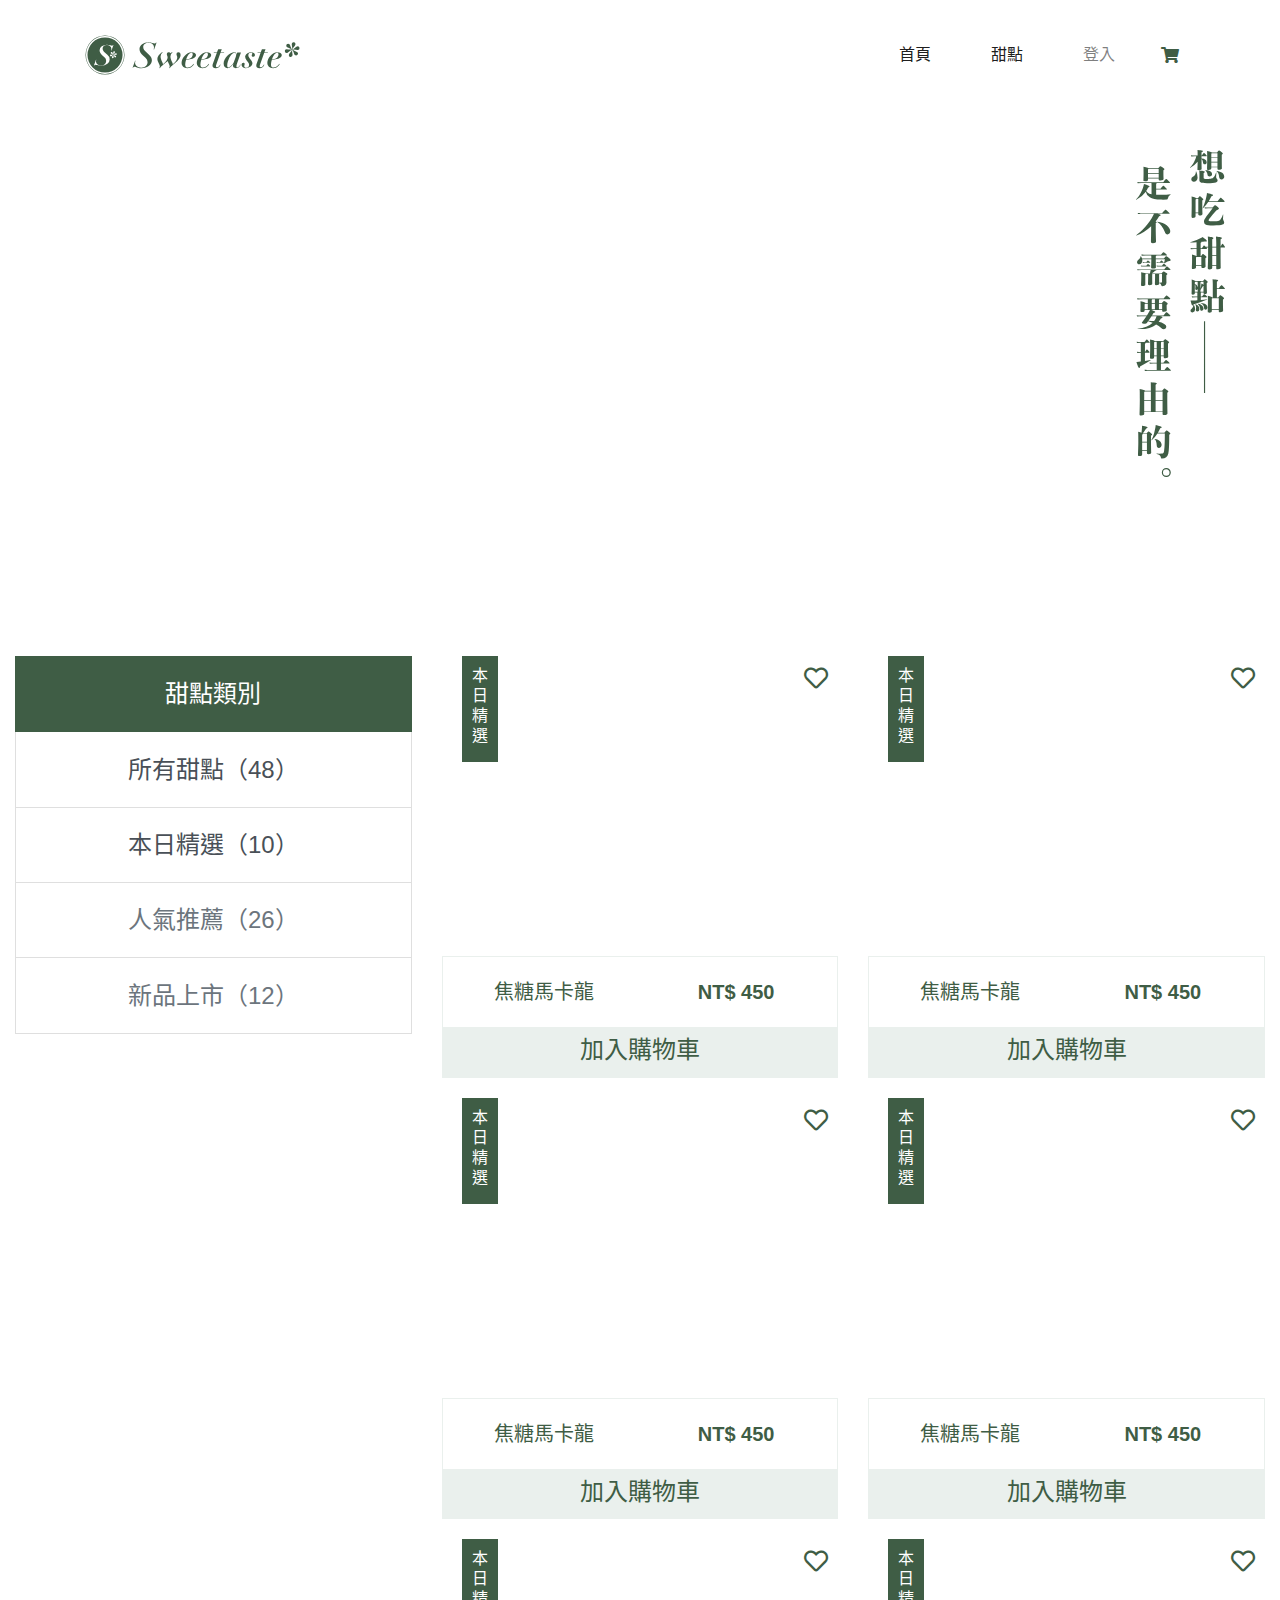
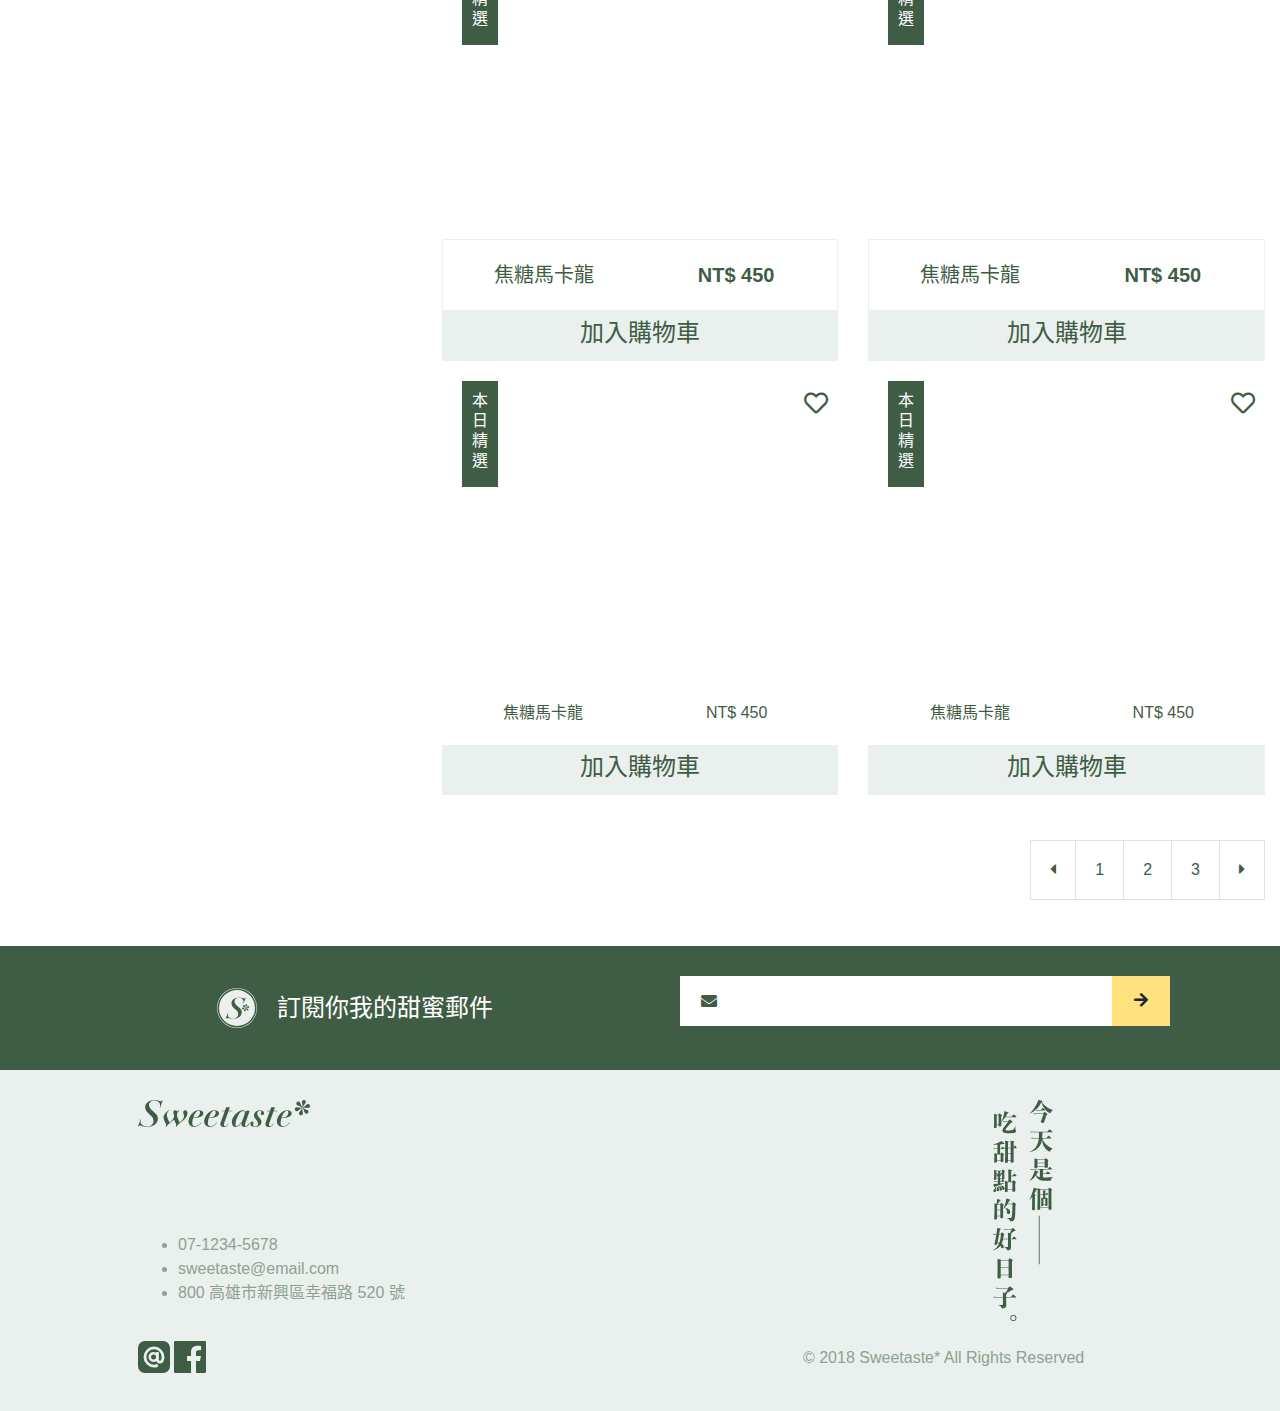
<file: product.html>
<!DOCTYPE html>
<html lang="zh-tw">

<head>
    <meta charset="UTF-8">
    <meta name="viewport" content="width=device-width, initial-scale=1.0">
    <meta http-equiv="X-UA-Compatible" content="ie=edge">
    <link rel="stylesheet" href="source/css/all.css">
    <link rel="stylesheet" href="https://cdnjs.cloudflare.com/ajax/libs/font-awesome/5.10.2/css/all.css">
    <link rel="icon" href="source/img/logo-dark.ico" type="image/x-icon" />
    <title>Sweetaste</title>
</head>

<body>
    <nav class="navbar navbar-expand-lg navbar-light">
        <div class="container">
            <a class="navbar-brand d-lg-block d-none" href="index.html">
                <img src="source/img/logo-all-dark.svg" style="width: 215px;" alt="">
            </a>
            <button class="navbar-toggler" type="button" data-toggle="collapse" data-target="#navbarSupportedContent"
                aria-controls="navbarSupportedContent" aria-expanded="false" aria-label="Toggle navigation">
                <span class="navbar-toggler-icon"></span>
            </button>
            <a class="navbar-brand d-lg-none d-block" href="#">
                <img src="source/img/logo-all-dark.svg" style="height: 30px;" alt="">
            </a>

            <a class="nav-link d-flex align-items-center order-lg-1" href="cart.html">
                <i class="fas fa-shopping-cart"></i></a>

            <div class="collapse navbar-collapse" id="navbarSupportedContent">
                <ul class="navbar-nav ml-auto">
                    <li class="nav-item active">
                        <a class="nav-link" href="index.html">首頁 <span class="sr-only">(current)</span></a>
                    </li>
                    <li class="nav-item">
                        <a class="nav-link active" href="product.html">甜點</a>
                    </li>
                    <li class="nav-item">
                        <a class="nav-link" href="login.html">登入</a>
                    </li>
                </ul>
            </div>
        </div>
    </nav>

    <div class="container-fluid">
        <div class="hero">
            <img class="p-hero-title-img" src="source/img/lg-想吃甜點是不需要理由的.svg" style="width: 89px;" alt="">
            <div class="p-hero-img bg-cover" style="background-image: url(https://bit.ly/2Qodh3Z);"></div>
        </div>

    </div>

    <div class="container-fluid mt-8">
        <div class="row">
            <div class="col-md-4">
                <div class="p-list list-group text-center sticky-top mb-5" id="myList" role="tablist">
                    <p class="list-group-item list-group-item-action active bg-primary text-white rounded-0"
                        data-toggle="list" href="#">甜點類別</p>
                    <a class="list-group-item list-group-item-action" data-toggle="list" href="#pane-1"
                        role="tab">所有甜點（48）</a>
                    <a class="list-group-item list-group-item-action" data-toggle="list" href="#pane-2"
                        role="tab">本日精選（10）</a>
                    <a class="list-group-item list-group-item-action disabled" data-toggle="list" href="#"
                        role="tab">人氣推薦（26）</a>
                    <a class="list-group-item list-group-item-action disabled rounded-0" data-toggle="list" href="#"
                        role="tab">新品上市（12）</a>
                </div>
            </div>

            <div class="col-md-8">
                <!-- pane-1-start -->
                <div class="tab-content">
                    <div class="tab-pane active menu" id="pane-1">
                        <div class="row">
                            <div class="col-md-6 mb-4">
                                <div class="card border-0">
                                    <div class="p-card-img p-card-img1 bg-cover">
                                        <div class="popular">本日精選</div>
                                        <label class="icon-item">
                                            <input type="checkbox" class="icon-checkbox d-none">
                                            <!-- 空心愛心 -->
                                            <i class="far fa-heart icon-item icon-item-hidden"></i>
                                            <!-- 實心愛心 -->
                                            <i class="fas fa-heart icon-item icon-item-show"></i>
                                        </label>
                                    </div>
                                    <div class="card-body priceList">
                                        <div class="row text-center">
                                            <div class="col-6">焦糖馬卡龍</div>
                                            <div class="col-6 font-weight-bold">NT$ 450</div>
                                        </div>
                                    </div>
                                    <a href="#" class="btn btn-lightGreen text-primary btn-block rounded-0"><span
                                            class="h4 mb-0">加入購物車</span></a>
                                </div>
                            </div>
                            <div class="col-md-6 mb-4">
                                <div class="card border-0">
                                    <div class="p-card-img p-card-img2 bg-cover">
                                        <div class="popular">本日精選</div>
                                        <label class="icon-item">
                                            <input type="checkbox" class="icon-checkbox d-none">
                                            <!-- 空心愛心 -->
                                            <i class="far fa-heart icon-item icon-item-hidden"></i>
                                            <!-- 實心愛心 -->
                                            <i class="fas fa-heart icon-item icon-item-show"></i>
                                        </label>
                                    </div>
                                    <div class="card-body priceList">
                                        <div class="row text-center">
                                            <div class="col-6">焦糖馬卡龍</div>
                                            <div class="col-6 font-weight-bold">NT$ 450</div>
                                        </div>
                                    </div>
                                    <a href="#" class="btn btn-lightGreen text-primary btn-block rounded-0"><span
                                            class="h4 mb-0">加入購物車</span></a>
                                </div>
                            </div>
                            <div class="col-md-6 mb-4">
                                <div class="card border-0">
                                    <div class="p-card-img p-card-img3 bg-cover">
                                        <div class="popular">本日精選</div>
                                        <label class="icon-item">
                                            <input type="checkbox" class="icon-checkbox d-none">
                                            <!-- 空心愛心 -->
                                            <i class="far fa-heart icon-item icon-item-hidden"></i>
                                            <!-- 實心愛心 -->
                                            <i class="fas fa-heart icon-item icon-item-show"></i>
                                        </label>
                                    </div>
                                    <div class="card-body priceList">
                                        <div class="row text-center">
                                            <div class="col-6">焦糖馬卡龍</div>
                                            <div class="col-6 font-weight-bold">NT$ 450</div>
                                        </div>
                                    </div>
                                    <a href="#" class="btn btn-lightGreen text-primary btn-block rounded-0"><span
                                            class="h4 mb-0">加入購物車</span></a>
                                </div>
                            </div>
                            <div class="col-md-6 mb-4">
                                <div class="card border-0">
                                    <div class="p-card-img p-card-img4 bg-cover">
                                        <div class="popular">本日精選</div>
                                        <label class="icon-item">
                                            <input type="checkbox" class="icon-checkbox d-none">
                                            <!-- 空心愛心 -->
                                            <i class="far fa-heart icon-item icon-item-hidden"></i>
                                            <!-- 實心愛心 -->
                                            <i class="fas fa-heart icon-item icon-item-show"></i>
                                        </label>
                                    </div>
                                    <div class="card-body priceList">
                                        <div class="row text-center">
                                            <div class="col-6">焦糖馬卡龍</div>
                                            <div class="col-6 font-weight-bold">NT$ 450</div>
                                        </div>
                                    </div>
                                    <a href="#" class="btn btn-lightGreen text-primary btn-block rounded-0"><span
                                            class="h4 mb-0">加入購物車</span></a>
                                </div>
                            </div>
                            <div class="col-md-6 mb-4">
                                <div class="card border-0">
                                    <div class="p-card-img p-card-img5 bg-cover">
                                        <div class="popular">本日精選</div>
                                        <label class="icon-item">
                                            <input type="checkbox" class="icon-checkbox d-none">
                                            <!-- 空心愛心 -->
                                            <i class="far fa-heart icon-item icon-item-hidden"></i>
                                            <!-- 實心愛心 -->
                                            <i class="fas fa-heart icon-item icon-item-show"></i>
                                        </label>
                                    </div>
                                    <div class="card-body priceList">
                                        <div class="row text-center">
                                            <div class="col-6">焦糖馬卡龍</div>
                                            <div class="col-6 font-weight-bold">NT$ 450</div>
                                        </div>
                                    </div>
                                    <a href="#" class="btn btn-lightGreen text-primary btn-block rounded-0"><span
                                            class="h4 mb-0">加入購物車</span></a>
                                </div>
                            </div>
                            <div class="col-md-6 mb-4">
                                <div class="card border-0">
                                    <div class="p-card-img p-card-img6 bg-cover">
                                        <div class="popular">本日精選</div>
                                        <label class="icon-item">
                                            <input type="checkbox" class="icon-checkbox d-none">
                                            <!-- 空心愛心 -->
                                            <i class="far fa-heart icon-item icon-item-hidden"></i>
                                            <!-- 實心愛心 -->
                                            <i class="fas fa-heart icon-item icon-item-show"></i>
                                        </label>
                                    </div>
                                    <div class="card-body priceList">
                                        <div class="row text-center">
                                            <div class="col-6">焦糖馬卡龍</div>
                                            <div class="col-6 font-weight-bold">NT$ 450</div>
                                        </div>
                                    </div>
                                    <a href="#" class="btn btn-lightGreen text-primary btn-block rounded-0"><span
                                            class="h4 mb-0">加入購物車</span></a>
                                </div>
                            </div>
                        </div>
                    </div>
                    <!-- pane-1-end -->
                    <!-- pane-2-start -->
                    <div class="tab-pane active menu" id="pane-2">
                        <div class="row">
                            <div class="col-md-6 mb-4">
                                <div class="card border-0">
                                    <div class="p-card-img p-card-img3 bg-cover">
                                        <div class="popular">本日精選</div>
                                        <label class="icon-item">
                                            <input type="checkbox" class="icon-checkbox d-none">
                                            <!-- 空心愛心 -->
                                            <i class="far fa-heart icon-item icon-item-hidden"></i>
                                            <!-- 實心愛心 -->
                                            <i class="fas fa-heart icon-item icon-item-show"></i>
                                        </label>
                                    </div>
                                    <div class="card-body">
                                        <div class="row text-center">
                                            <div class="col-6">焦糖馬卡龍</div>
                                            <div class="col-6">NT$ 450</div>
                                        </div>
                                    </div>
                                    <a href="#" class="btn btn-lightGreen text-primary btn-block rounded-0"><span
                                            class="h4 mb-0">加入購物車</span></a>
                                </div>
                            </div>
                            <div class="col-md-6 mb-4">
                                <div class="card border-0">
                                    <div class="p-card-img p-card-img5 bg-cover">
                                        <div class="popular">本日精選</div>
                                        <label class="icon-item">
                                            <input type="checkbox" class="icon-checkbox d-none">
                                            <!-- 空心愛心 -->
                                            <i class="far fa-heart icon-item icon-item-hidden"></i>
                                            <!-- 實心愛心 -->
                                            <i class="fas fa-heart icon-item icon-item-show"></i>
                                        </label>
                                    </div>
                                    <div class="card-body">
                                        <div class="row text-center">
                                            <div class="col-6">焦糖馬卡龍</div>
                                            <div class="col-6">NT$ 450</div>
                                        </div>
                                    </div>
                                    <a href="#" class="btn btn-lightGreen text-primary btn-block rounded-0"><span
                                            class="h4 mb-0">加入購物車</span></a>
                                </div>
                            </div>
                        </div>
                    </div>
                    <!-- pane-2-end -->
                </div>

                <nav aria-label="Page navigation example">
                    <ul class="pagination d-flex justify-content-end mt-5">
                        <li class="page-item">
                            <a class="page-link rounded-0" href="#" aria-label="Previous">
                                <i class="fas fa-caret-left"></i>
                            </a>
                        </li>
                        <li class="page-item"><a class="page-link" href="#">1</a></li>
                        <li class="page-item"><a class="page-link" href="#">2</a></li>
                        <li class="page-item"><a class="page-link" href="#">3</a></li>
                        <li class="page-item">
                            <a class="page-link rounded-0" href="#" aria-label="Next">
                                <i class="fas fa-caret-right"></i>
                            </a>
                        </li>
                    </ul>
                </nav>
            </div>
        </div>
    </div>


    <div class="subscribeMail bg-heavyGreen2 mt-6">
        <div class="container">
            <div class="row">
                <div class="col-md-6">
                    <div class="subscribeText d-flex align-items-center justify-content-center my-md-7 mt-5">
                        <img src="source/img/logo-light.svg" class="mr-4" style="width: 40px;" alt="">
                        <span class="text-white">訂閱你我的甜蜜郵件</span>
                    </div>
                </div>
                <div class="col-md-6">
                    <div class="input-group my-md-6 my-5 px-5">
                        <div class="input-group-prepend">
                            <label for="subscription" class="input-group-text text-primary bg-white border-0 rounded-0"><i
                                    class="fas fa-envelope"></i></label>
                        </div>
                        <input type="email" id="subscription" class="form-control border-0" aria-label="Amount (to the nearest dollar)">
                        <div class="input-group-append">
                            <button class="btn btn-accent rounded-0"><i class="fas fa-arrow-right"></i></button>
                        </div>
                    </div>
                </div>
            </div>
        </div>
    </div>

    <footer class="bg-lightGreen pl-md-14 pl-5">
        <div class="container">
            <div class="row">
                <div class="col-md-9">
                    <img src="source/img/logotype-lg-dark.svg" class="mt-md-6 mt-6" style="width: 172px;" alt="">
                    <ul class="message mt-md-14 mt-6">
                        <li>07-1234-5678</li>
                        <li>sweetaste@email.com</li>
                        <li>800 高雄市新興區幸福路 520 號</li>
                    </ul>
                </div>
                <div class="col-md-3">
                    <img src="source/img/sm-今天是個吃甜點的好日子.svg" class="mt-6 goodday-img" style="width: 60px;" alt="">
                </div>
            </div>
            <div class="row">
                <div class="col-md-7">
                    <div class="fans mt-md-4 mt-6">
                        <span><img src="source/img/ic-line@.svg" style="width: 32px;" alt=""></span>
                        <span><img src="source/img/ic-facebook.svg" style="width: 32px;" alt=""></span>
                    </div>
                </div>
                <div class="col-md-5 my-md-5 my-4">
                    <p>© 2018 Sweetaste* All Rights Reserved</p>
                </div>
            </div>
        </div>
    </footer>

    <script src="https://code.jquery.com/jquery-3.2.1.slim.min.js"
        integrity="sha384-KJ3o2DKtIkvYIK3UENzmM7KCkRr/rE9/Qpg6aAZGJwFDMVNA/GpGFF93hXpG5KkN"
        crossorigin="anonymous"></script>
    <!-- <script src="https://cdnjs.cloudflare.com/ajax/libs/popper.js/1.12.9/umd/popper.min.js" integrity="sha384-ApNbgh9B+Y1QKtv3Rn7W3mgPxhU9K/ScQsAP7hUibX39j7fakFPskvXusvfa0b4Q" crossorigin="anonymous"></script> -->
    <script src="https://stackpath.bootstrapcdn.com/bootstrap/4.3.1/js/bootstrap.min.js"
        integrity="sha384-JjSmVgyd0p3pXB1rRibZUAYoIIy6OrQ6VrjIEaFf/nJGzIxFDsf4x0xIM+B07jRM"
        crossorigin="anonymous"></script>
</body>

</html>
</file>
